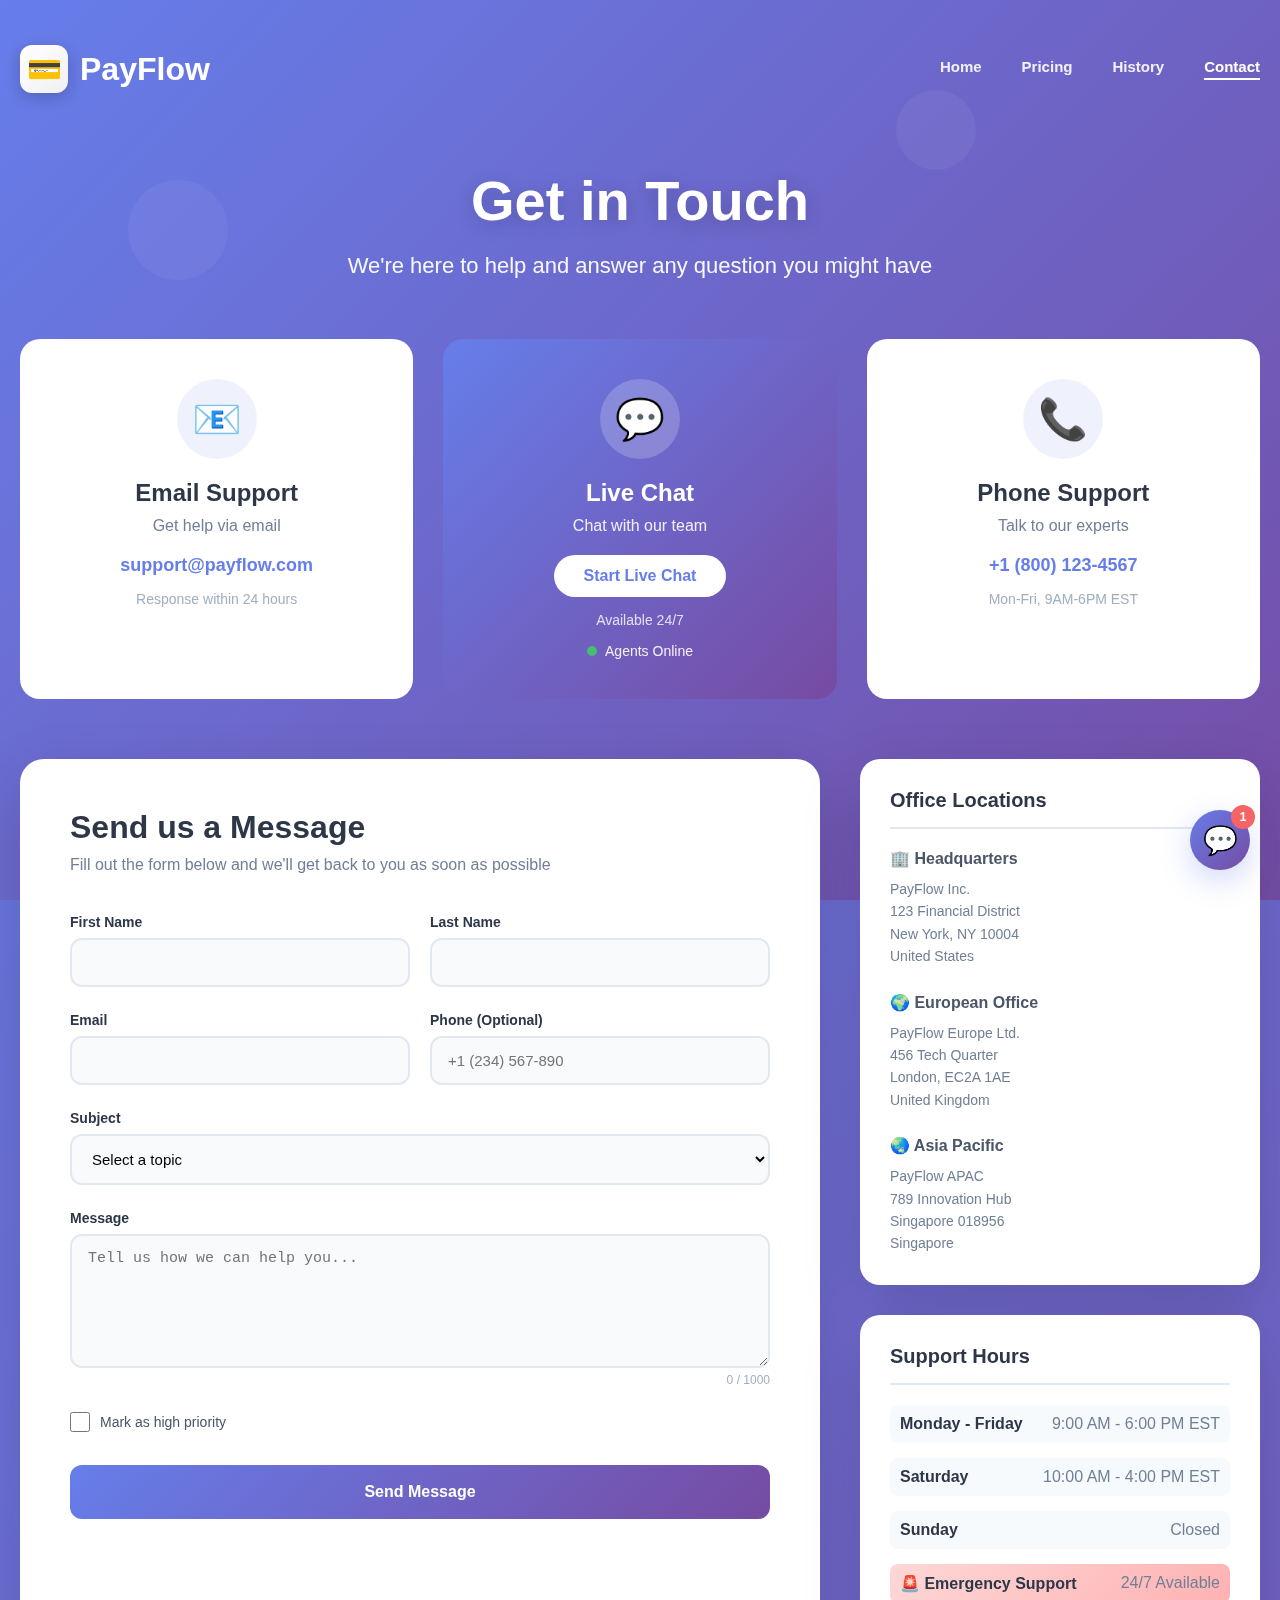
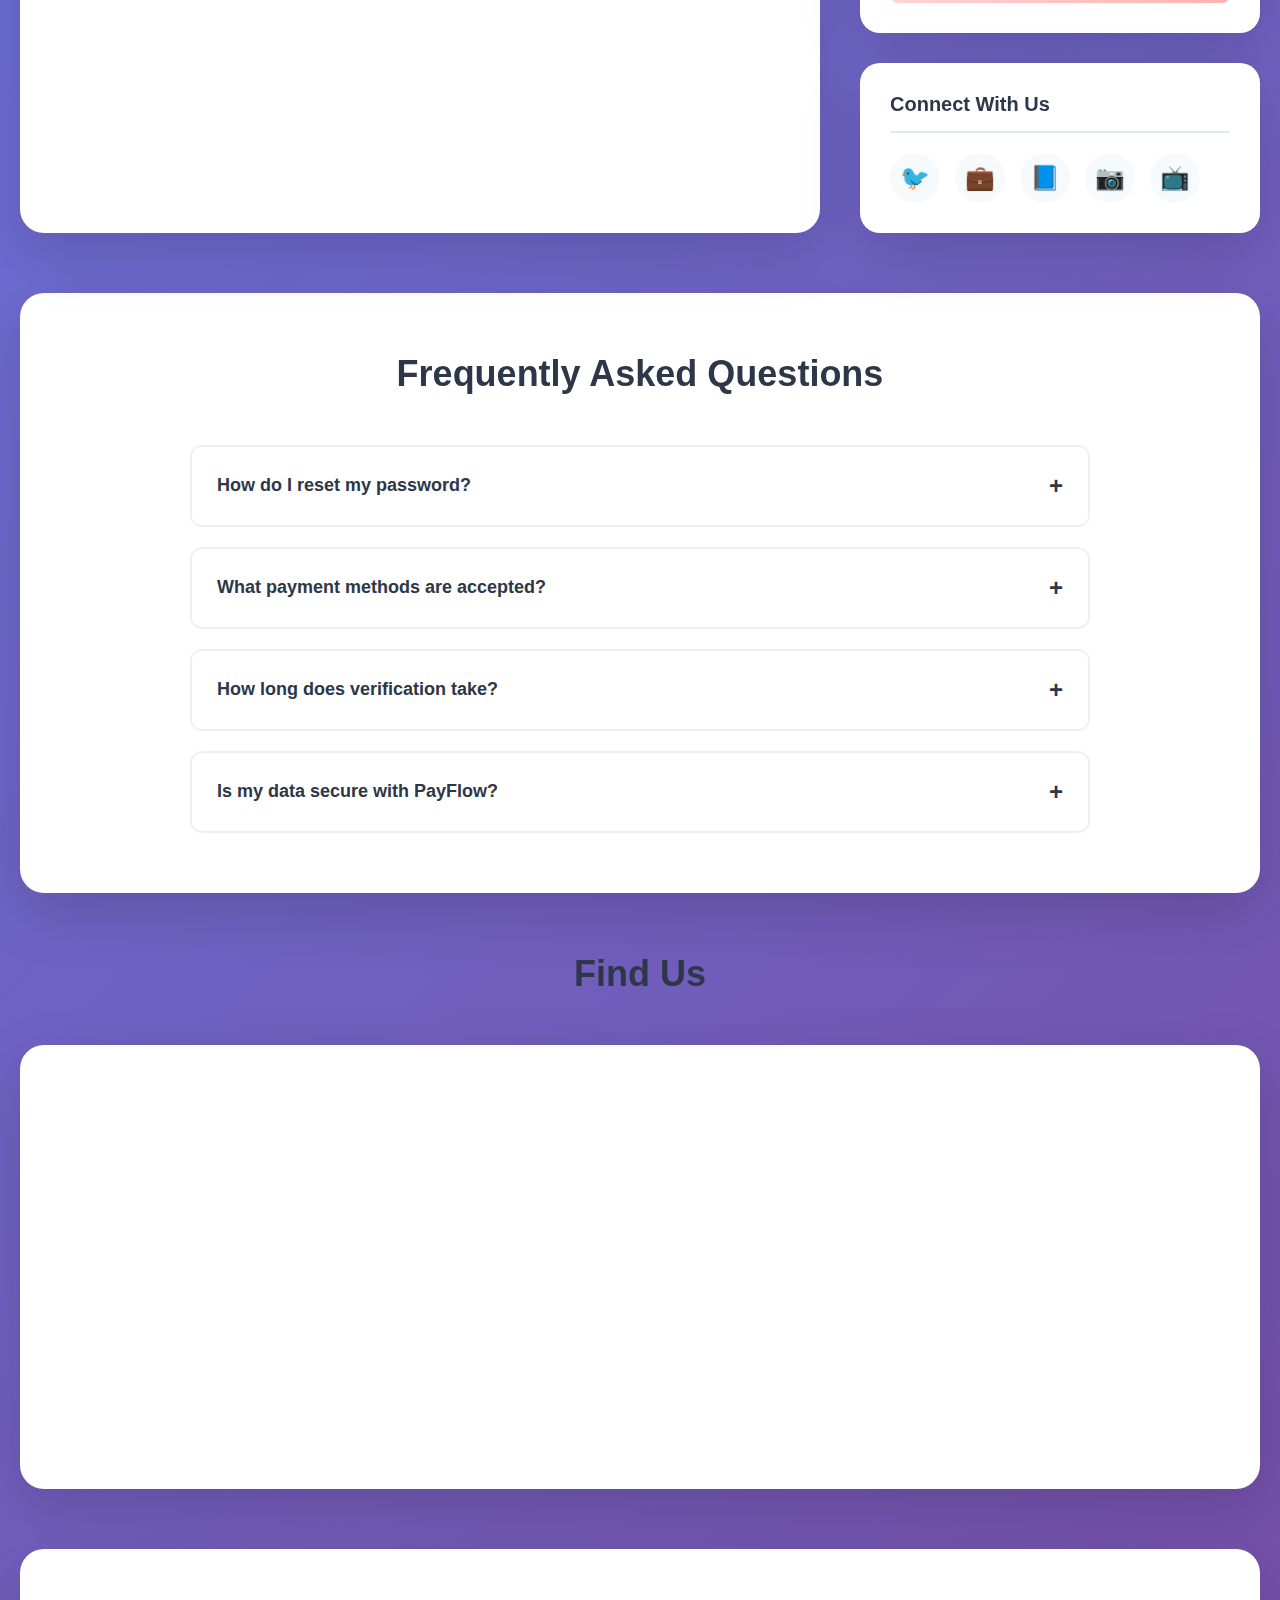
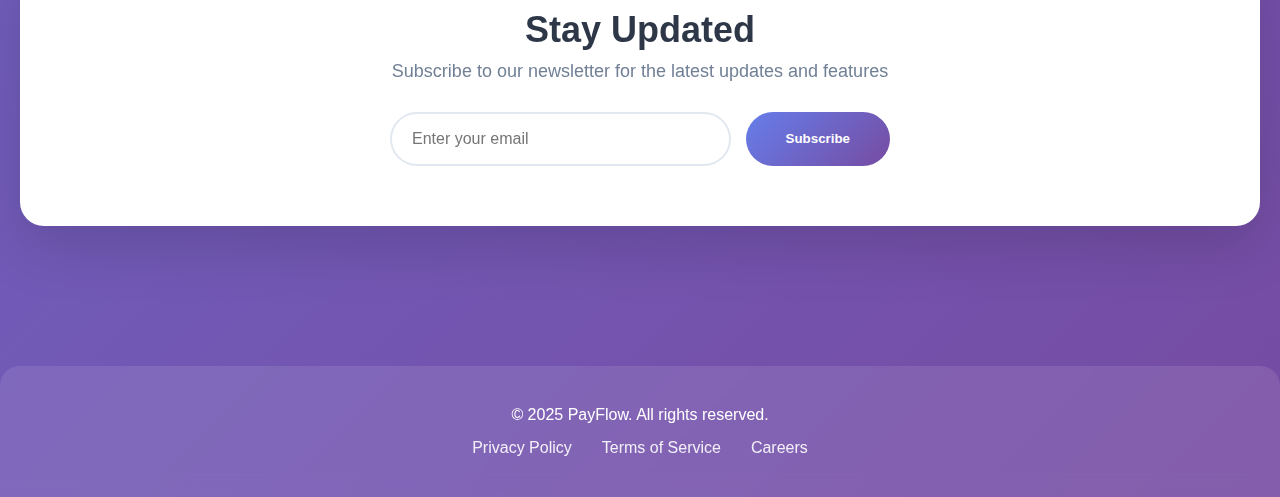
<file: contact.html>
<!DOCTYPE html>
<html lang="en">
<head>
    <meta charset="UTF-8">
    <meta name="viewport" content="width=device-width, initial-scale=1.0">
    <title>Contact Us - PayFlow</title>
    <link rel="stylesheet" href="contact.css">
</head>
<body>
    <!-- Animated Background -->
    <div class="animated-bg">
        <div class="gradient-bg"></div>
        <div class="floating-shapes">
            <div class="shape"></div>
            <div class="shape"></div>
            <div class="shape"></div>
        </div>
    </div>

    <div class="container">
        <!-- Header -->
        <header>
            <div class="logo" onclick="window.location.href='index.html'">
                <div class="logo-icon">💳</div>
                PayFlow
            </div>
            <nav>
                <a href="index.html">Home</a>
                <a href="pricing.html">Pricing</a>
                <a href="history.html">History</a>
                <a href="#" class="active">Contact</a>
            </nav>
            <button class="mobile-menu-toggle" onclick="toggleMobileMenu()">
                <span></span>
                <span></span>
                <span></span>
            </button>
        </header>

        <!-- Mobile Menu -->
        <div class="mobile-menu" id="mobileMenu">
            <a href="index.html">Home</a>
            <a href="pricing.html">Pricing</a>
            <a href="history.html">History</a>
            <a href="#" class="active">Contact</a>
        </div>

        <!-- Hero Section -->
        <div class="contact-hero">
            <h1 class="hero-title">Get in Touch</h1>
            <p class="hero-subtitle">We're here to help and answer any question you might have</p>
        </div>

        <!-- Contact Options -->
        <div class="contact-options-grid">
            <div class="contact-option-card">
                <div class="icon-wrapper">
                    <span class="contact-icon">📧</span>
                </div>
                <h3>Email Support</h3>
                <p>Get help via email</p>
                <a href="mailto:support@payflow.com" class="contact-link">support@payflow.com</a>
                <span class="response-time">Response within 24 hours</span>
            </div>

            <div class="contact-option-card featured">
                <div class="icon-wrapper">
                    <span class="contact-icon">💬</span>
                </div>
                <h3>Live Chat</h3>
                <p>Chat with our team</p>
                <button class="btn-live-chat" onclick="startLiveChat()">Start Live Chat</button>
                <span class="response-time">Available 24/7</span>
                <div class="online-indicator">
                    <span class="pulse"></span>
                    <span>Agents Online</span>
                </div>
            </div>

            <div class="contact-option-card">
                <div class="icon-wrapper">
                    <span class="contact-icon">📞</span>
                </div>
                <h3>Phone Support</h3>
                <p>Talk to our experts</p>
                <a href="tel:+18001234567" class="contact-link">+1 (800) 123-4567</a>
                <span class="response-time">Mon-Fri, 9AM-6PM EST</span>
            </div>
        </div>

        <!-- Main Contact Section -->
        <div class="contact-main">
            <div class="contact-form-section">
                <div class="form-header">
                    <h2>Send us a Message</h2>
                    <p>Fill out the form below and we'll get back to you as soon as possible</p>
                </div>

                <form id="contactForm" class="contact-form">
                    <div class="form-row">
                        <div class="form-group">
                            <label for="firstName">First Name</label>
                            <input type="text" id="firstName" name="firstName" required>
                            <div class="error-message" id="firstNameError"></div>
                        </div>
                        <div class="form-group">
                            <label for="lastName">Last Name</label>
                            <input type="text" id="lastName" name="lastName" required>
                            <div class="error-message" id="lastNameError"></div>
                        </div>
                    </div>

                    <div class="form-row">
                        <div class="form-group">
                            <label for="email">Email</label>
                            <input type="email" id="email" name="email" required>
                            <div class="error-message" id="emailError"></div>
                        </div>
                        <div class="form-group">
                            <label for="phone">Phone (Optional)</label>
                            <input type="tel" id="phone" name="phone" placeholder="+1 (234) 567-890">
                            <div class="error-message" id="phoneError"></div>
                        </div>
                    </div>

                    <div class="form-group">
                        <label for="subject">Subject</label>
                        <select id="subject" name="subject" required>
                            <option value="">Select a topic</option>
                            <option value="general">General Inquiry</option>
                            <option value="technical">Technical Support</option>
                            <option value="billing">Billing & Payments</option>
                            <option value="account">Account Management</option>
                            <option value="partnership">Partnership Opportunities</option>
                            <option value="feedback">Feedback & Suggestions</option>
                        </select>
                        <div class="error-message" id="subjectError"></div>
                    </div>

                    <div class="form-group">
                        <label for="message">Message</label>
                        <textarea id="message" name="message" rows="6" required placeholder="Tell us how we can help you..."></textarea>
                        <div class="char-count">
                            <span id="charCount">0</span> / 1000
                        </div>
                        <div class="error-message" id="messageError"></div>
                    </div>

                    <div class="form-group">
                        <label class="checkbox-label">
                            <input type="checkbox" id="priority" name="priority">
                            <span>Mark as high priority</span>
                        </label>
                    </div>

                    <button type="submit" class="btn-submit">
                        <span class="btn-text">Send Message</span>
                        <div class="spinner" id="formSpinner"></div>
                    </button>

                    <div class="success-message" id="formSuccess">
                        ✓ Message sent successfully! We'll get back to you soon.
                    </div>
                </form>
            </div>

            <div class="contact-info-section">
                <!-- Office Locations -->
                <div class="info-card">
                    <h3>Office Locations</h3>
                    
                    <div class="location">
                        <h4>🏢 Headquarters</h4>
                        <address>
                            PayFlow Inc.<br>
                            123 Financial District<br>
                            New York, NY 10004<br>
                            United States
                        </address>
                    </div>

                    <div class="location">
                        <h4>🌍 European Office</h4>
                        <address>
                            PayFlow Europe Ltd.<br>
                            456 Tech Quarter<br>
                            London, EC2A 1AE<br>
                            United Kingdom
                        </address>
                    </div>

                    <div class="location">
                        <h4>🌏 Asia Pacific</h4>
                        <address>
                            PayFlow APAC<br>
                            789 Innovation Hub<br>
                            Singapore 018956<br>
                            Singapore
                        </address>
                    </div>
                </div>

                <!-- Business Hours -->
                <div class="info-card">
                    <h3>Support Hours</h3>
                    <div class="hours-grid">
                        <div class="hour-item">
                            <span class="day">Monday - Friday</span>
                            <span class="time">9:00 AM - 6:00 PM EST</span>
                        </div>
                        <div class="hour-item">
                            <span class="day">Saturday</span>
                            <span class="time">10:00 AM - 4:00 PM EST</span>
                        </div>
                        <div class="hour-item">
                            <span class="day">Sunday</span>
                            <span class="time">Closed</span>
                        </div>
                        <div class="hour-item urgent">
                            <span class="day">🚨 Emergency Support</span>
                            <span class="time">24/7 Available</span>
                        </div>
                    </div>
                </div>

                <!-- Social Links -->
                <div class="info-card">
                    <h3>Connect With Us</h3>
                    <div class="social-links">
                        <a href="#" class="social-link" title="Twitter">
                            <span>🐦</span>
                        </a>
                        <a href="#" class="social-link" title="LinkedIn">
                            <span>💼</span>
                        </a>
                        <a href="#" class="social-link" title="Facebook">
                            <span>📘</span>
                        </a>
                        <a href="#" class="social-link" title="Instagram">
                            <span>📷</span>
                        </a>
                        <a href="#" class="social-link" title="YouTube">
                            <span>📺</span>
                        </a>
                    </div>
                </div>
            </div>
        </div>

        <!-- FAQ Section -->
        <div class="faq-section">
            <h2 class="section-title">Frequently Asked Questions</h2>
            <div class="faq-grid">
                <div class="faq-item">
                    <button class="faq-question" onclick="toggleFaq(this)">
                        <span>How do I reset my password?</span>
                        <span class="faq-icon">+</span>
                    </button>
                    <div class="faq-answer">
                        <p>You can reset your password by clicking the "Forgot Password" link on the login page. 
                        Enter your registered email address, and we'll send you instructions to reset your password.</p>
                    </div>
                </div>

                <div class="faq-item">
                    <button class="faq-question" onclick="toggleFaq(this)">
                        <span>What payment methods are accepted?</span>
                        <span class="faq-icon">+</span>
                    </button>
                    <div class="faq-answer">
                        <p>We accept all major credit and debit cards (Visa, Mastercard, American Express, Discover), 
                        digital wallets (Apple Pay, Google Pay), and bank transfers for enterprise accounts.</p>
                    </div>
                </div>

                <div class="faq-item">
                    <button class="faq-question" onclick="toggleFaq(this)">
                        <span>How long does verification take?</span>
                        <span class="faq-icon">+</span>
                    </button>
                    <div class="faq-answer">
                        <p>Account verification typically takes 1-2 business days. You'll receive an email 
                        confirmation once your account has been verified and is ready to process payments.</p>
                    </div>
                </div>

                <div class="faq-item">
                    <button class="faq-question" onclick="toggleFaq(this)">
                        <span>Is my data secure with PayFlow?</span>
                        <span class="faq-icon">+</span>
                    </button>
                    <div class="faq-answer">
                        <p>Yes! We use bank-level 256-bit SSL encryption and are PCI DSS Level 1 certified. 
                        Your data is encrypted both in transit and at rest, ensuring maximum security.</p>
                    </div>
                </div>
            </div>
        </div>

        <!-- Map Section -->
        <div class="map-section">
            <h2 class="section-title">Find Us</h2>
            <div class="map-container">
                <iframe 
                    src="https://www.google.com/maps/embed?pb=!1m18!1m12!1m3!1d3024.1234567890123!2d-74.0123456789!3d40.7123456789!2m3!1f0!2f0!3f0!3m2!1i1024!2i768!4f13.1!3m3!1m2!1s0x0%3A0x0!2zNDDCsDQyJzQ0LjQiTiA3NMKwMDAnNDQuNCJX!5e0!3m2!1sen!2sus!4v1234567890123"
                    width="100%" 
                    height="400" 
                    style="border:0; border-radius: 20px;" 
                    allowfullscreen="" 
                    loading="lazy">
                </iframe>
            </div>
        </div>

        <!-- Newsletter Section -->
        <div class="newsletter-section">
            <div class="newsletter-content">
                <h2>Stay Updated</h2>
                <p>Subscribe to our newsletter for the latest updates and features</p>
                <form id="newsletterForm" class="newsletter-form">
                    <input type="email" id="newsletterEmail" placeholder="Enter your email" required>
                    <button type="submit">Subscribe</button>
                </form>
                <div class="newsletter-success" id="newsletterSuccess">
                    ✓ Successfully subscribed to newsletter!
                </div>
            </div>
        </div>
    </div>

    <!-- Live Chat Widget -->
    <div class="chat-widget" id="chatWidget">
        <div class="chat-header">
            <span>💬 Live Chat</span>
            <button class="chat-close" onclick="closeLiveChat()">×</button>
        </div>
        <div class="chat-body" id="chatBody">
            <div class="chat-message bot">
                <p>Hello! How can I help you today?</p>
            </div>
        </div>
        <div class="chat-footer">
            <input type="text" id="chatInput" placeholder="Type your message...">
            <button onclick="sendChatMessage()">Send</button>
        </div>
    </div>

    <!-- Chat Button -->
    <button class="chat-button" id="chatButton" onclick="toggleChat()">
        <span class="chat-icon">💬</span>
        <span class="chat-notification" id="chatNotification">1</span>
    </button>

    <!-- Footer -->
    <footer>
        <div class="footer-content">
            <p>&copy; 2025 PayFlow. All rights reserved.</p>
            <div class="footer-links">
                <a href="#privacy">Privacy Policy</a>
                <a href="#terms">Terms of Service</a>
                <a href="#careers">Careers</a>
            </div>
        </div>
    </footer>

    <script src="contact.js"></script>
</body>
</html>
</file>
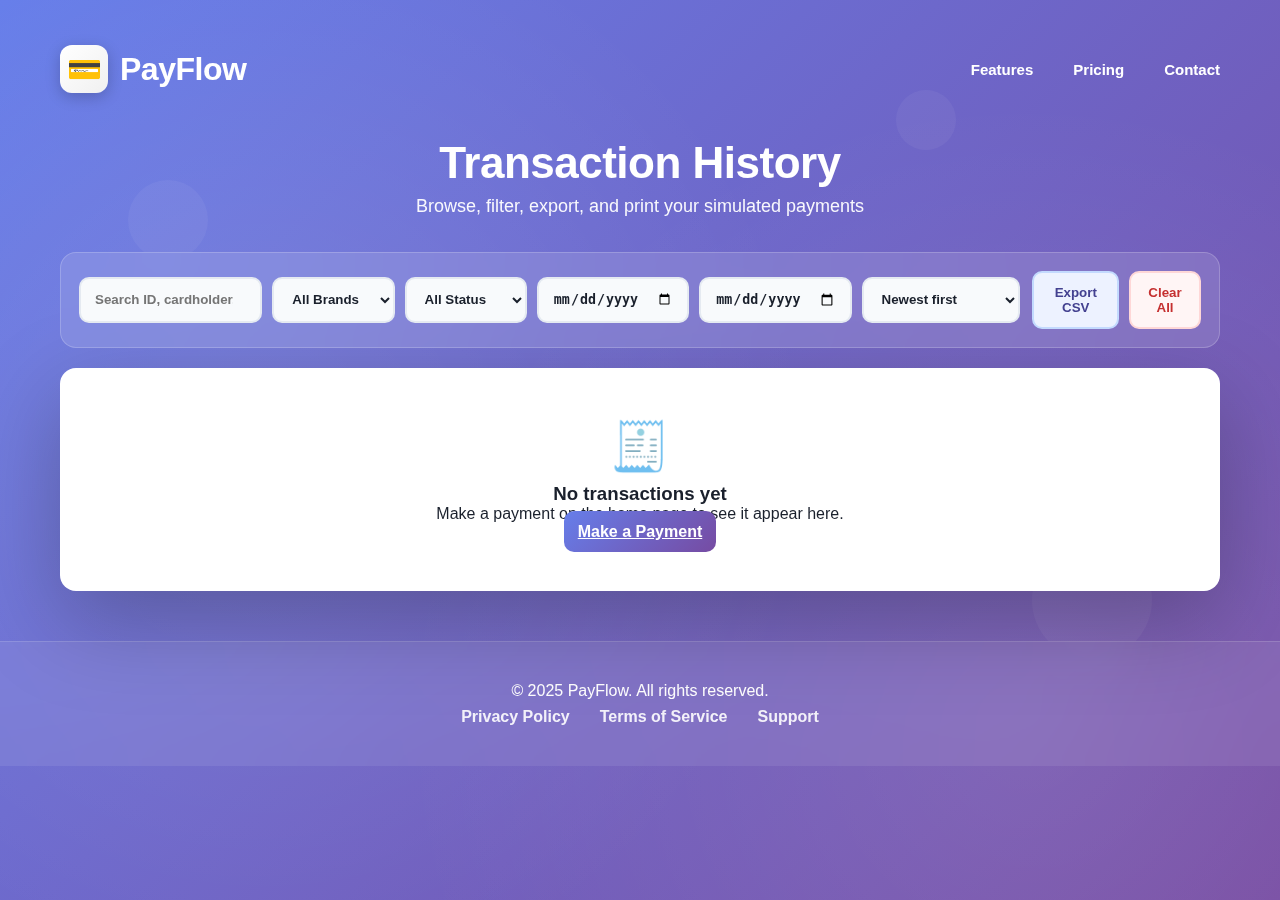
<file: history.html>
<!DOCTYPE html>
<html lang="en">
<head>
  <meta charset="UTF-8" />
  <meta name="viewport" content="width=device-width, initial-scale=1.0"/>
  <title>PayFlow — Transaction History</title>
  <link rel="stylesheet" href="history.css"/>
</head>
<body>
  <div class="floating-shapes">
    <div class="shape"></div>
    <div class="shape"></div>
    <div class="shape"></div>
  </div>

  <div class="container">
    <header>
      <a class="logo" href="index.html">
        <div class="logo-icon">💳</div>
        PayFlow
      </a>
      <nav>
        <a href="index.html#features">Features</a>
        <a href="index.html#pricing">Pricing</a>
        <a href="index.html#contact">Contact</a>
      </nav>
    </header>

    <div class="hero">
      <h1>Transaction History</h1>
      <p class="subtitle">Browse, filter, export, and print your simulated payments</p>
    </div>

    <section class="controls">
      <div class="filters">
        <input type="search" id="q" placeholder="Search ID, cardholder, or last4…" />
        <select id="brand">
          <option value="">All Brands</option>
          <option value="visa">Visa</option>
          <option value="mastercard">Mastercard</option>
          <option value="amex">AmEx</option>
          <option value="discover">Discover</option>
        </select>
        <select id="status">
          <option value="">All Status</option>
          <option value="success">Success</option>
        </select>
        <input type="date" id="fromDate" />
        <input type="date" id="toDate" />
        <select id="sort">
          <option value="newest">Newest first</option>
          <option value="oldest">Oldest first</option>
          <option value="amountDesc">Amount high → low</option>
          <option value="amountAsc">Amount low → high</option>
          <option value="nameAsc">Cardholder A → Z</option>
        </select>
      </div>
      <div class="actions">
        <button class="btn export" id="exportCsv">Export CSV</button>
        <button class="btn danger" id="clearAll">Clear All</button>
      </div>
    </section>

    <section class="history-card">
      <div id="emptyState" class="empty-state">
        <div class="empty-emoji">🧾</div>
        <h3>No transactions yet</h3>
        <p>Make a payment on the home page to see it appear here.</p>
        <a href="index.html" class="btn primary">Make a Payment</a>
      </div>

      <div class="table-wrap" id="tableWrap" hidden>
        <table>
          <thead>
            <tr>
              <th>ID</th>
              <th>Date</th>
              <th>Amount</th>
              <th>Card</th>
              <th>Cardholder</th>
              <th>Status</th>
              <th>Actions</th>
            </tr>
          </thead>
          <tbody id="tbody"></tbody>
        </table>
      </div>
    </section>
  </div>

  <!-- Modal -->
  <div class="modal" id="receiptModal" aria-hidden="true">
    <div class="modal-backdrop" id="modalBackdrop"></div>
    <div class="modal-content" role="dialog" aria-modal="true" aria-labelledby="modalTitle">
      <div class="modal-header">
        <h3 id="modalTitle">Payment Receipt</h3>
        <button class="icon-btn" id="closeModal" aria-label="Close">✖</button>
      </div>
      <div class="modal-body" id="receiptBody">
        <!-- Filled dynamically -->
      </div>
      <div class="modal-footer">
        <button class="btn" id="printReceipt">Print</button>
        <button class="btn" id="copyId">Copy ID</button>
        <button class="btn" id="closeFooter">Close</button>
      </div>
    </div>
  </div>

  <footer>
    <div class="footer-content">
      <p>&copy; 2025 PayFlow. All rights reserved.</p>
      <div class="footer-links">
        <a href="index.html#privacy">Privacy Policy</a>
        <a href="index.html#terms">Terms of Service</a>
        <a href="index.html#support">Support</a>
      </div>
    </div>
  </footer>

  <script src="history.js"></script>
</body>
</html>
</file>
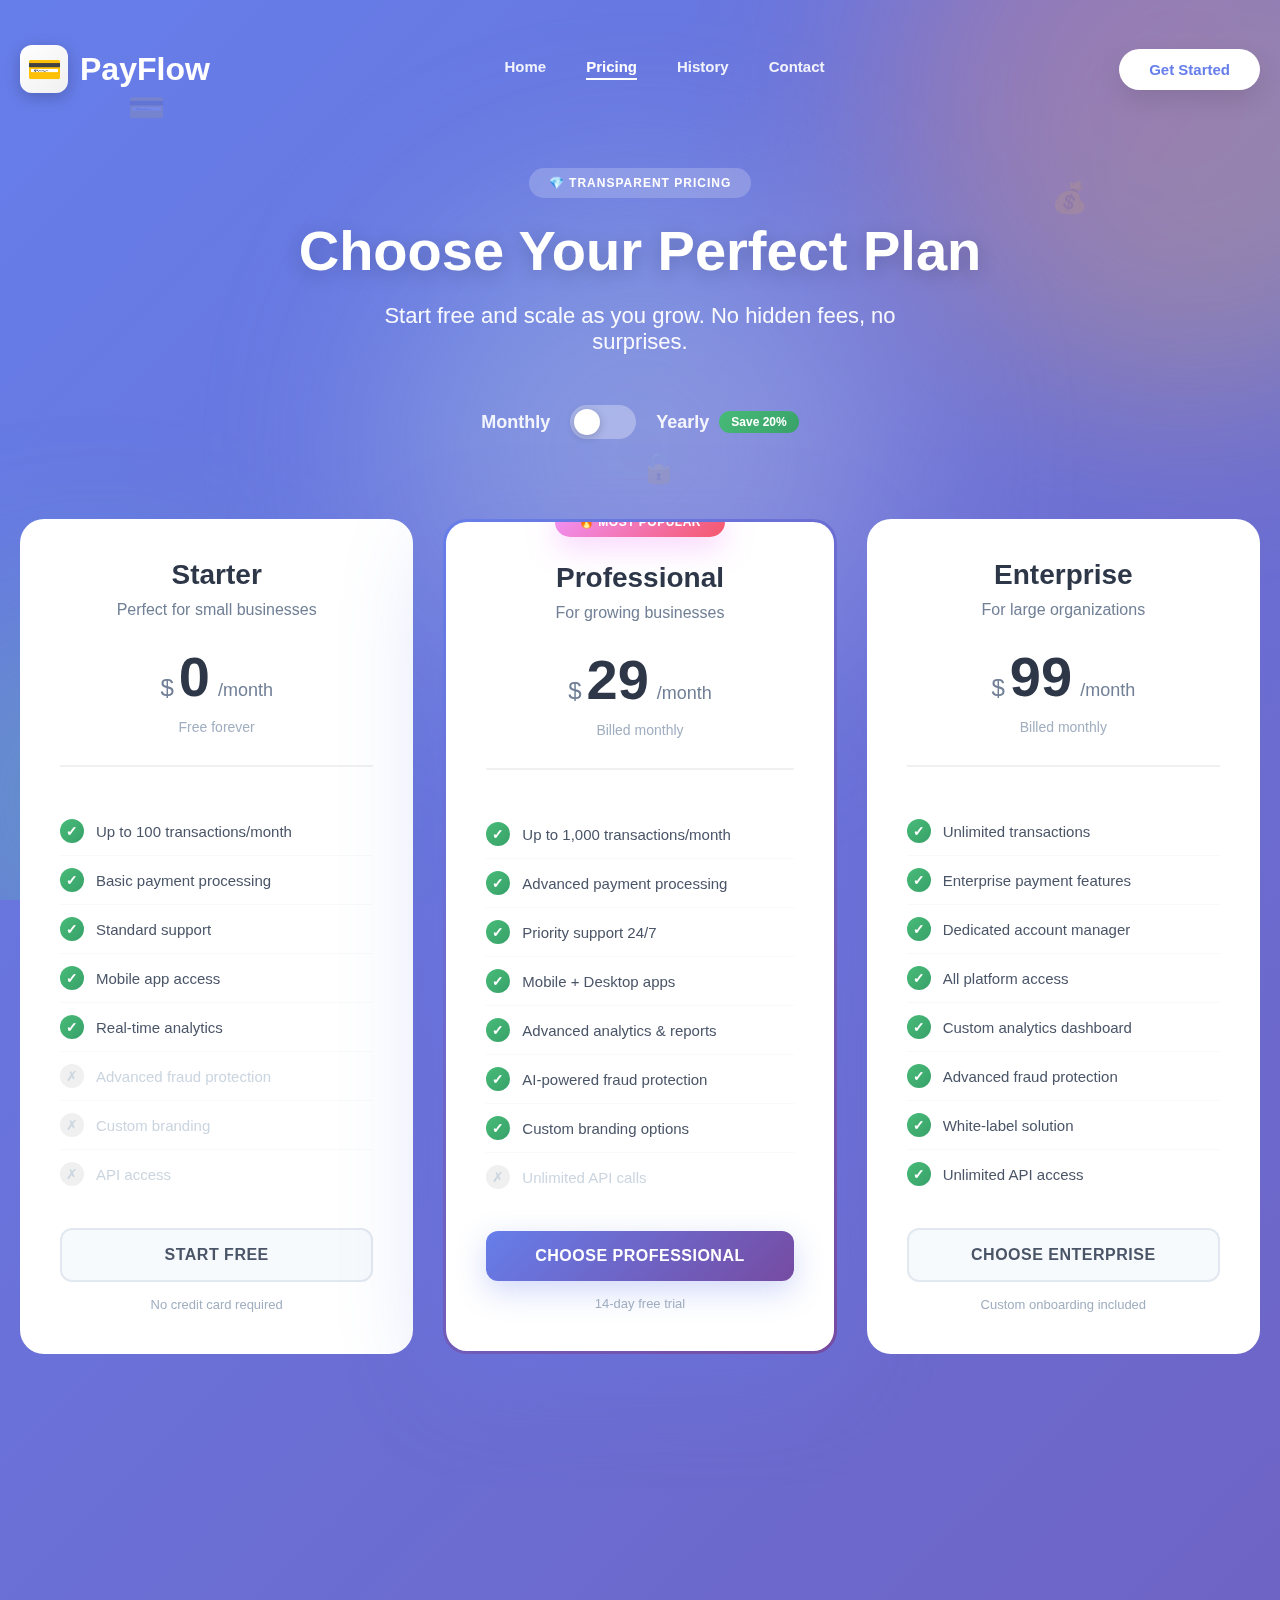
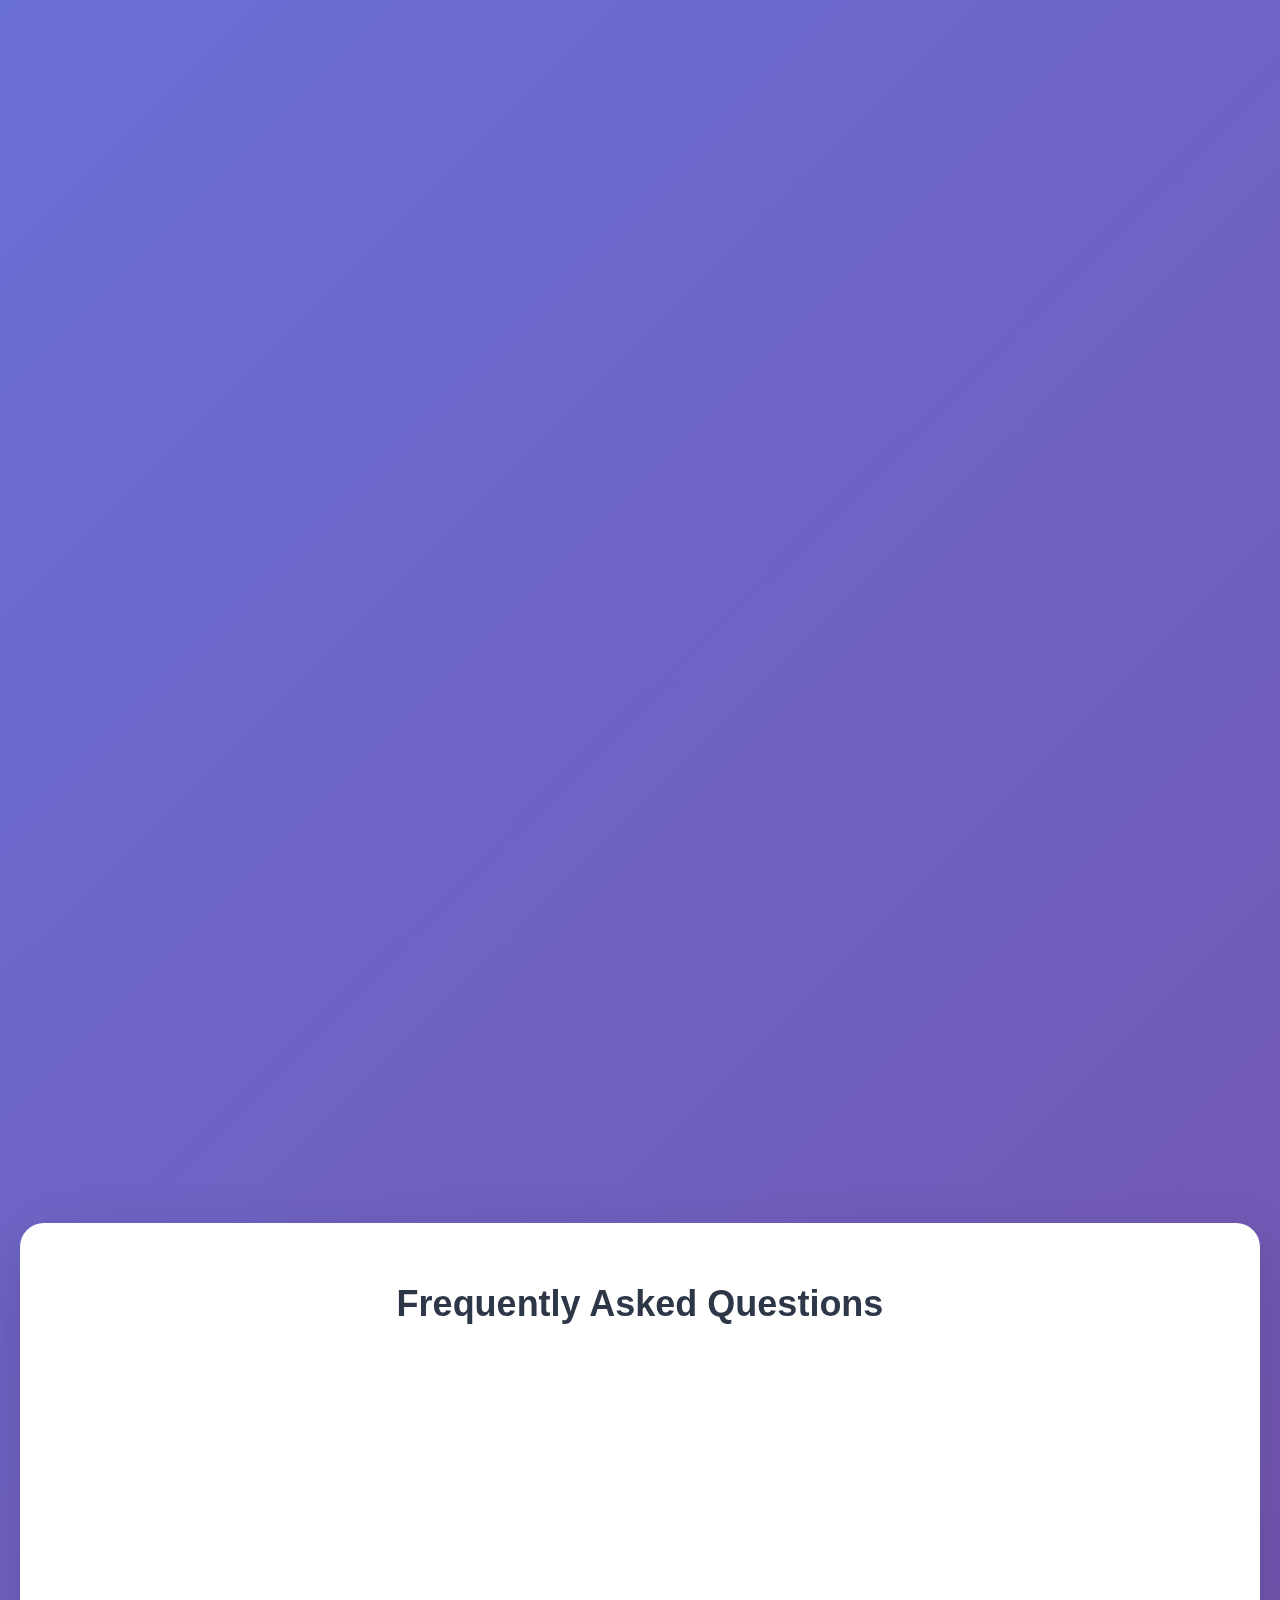
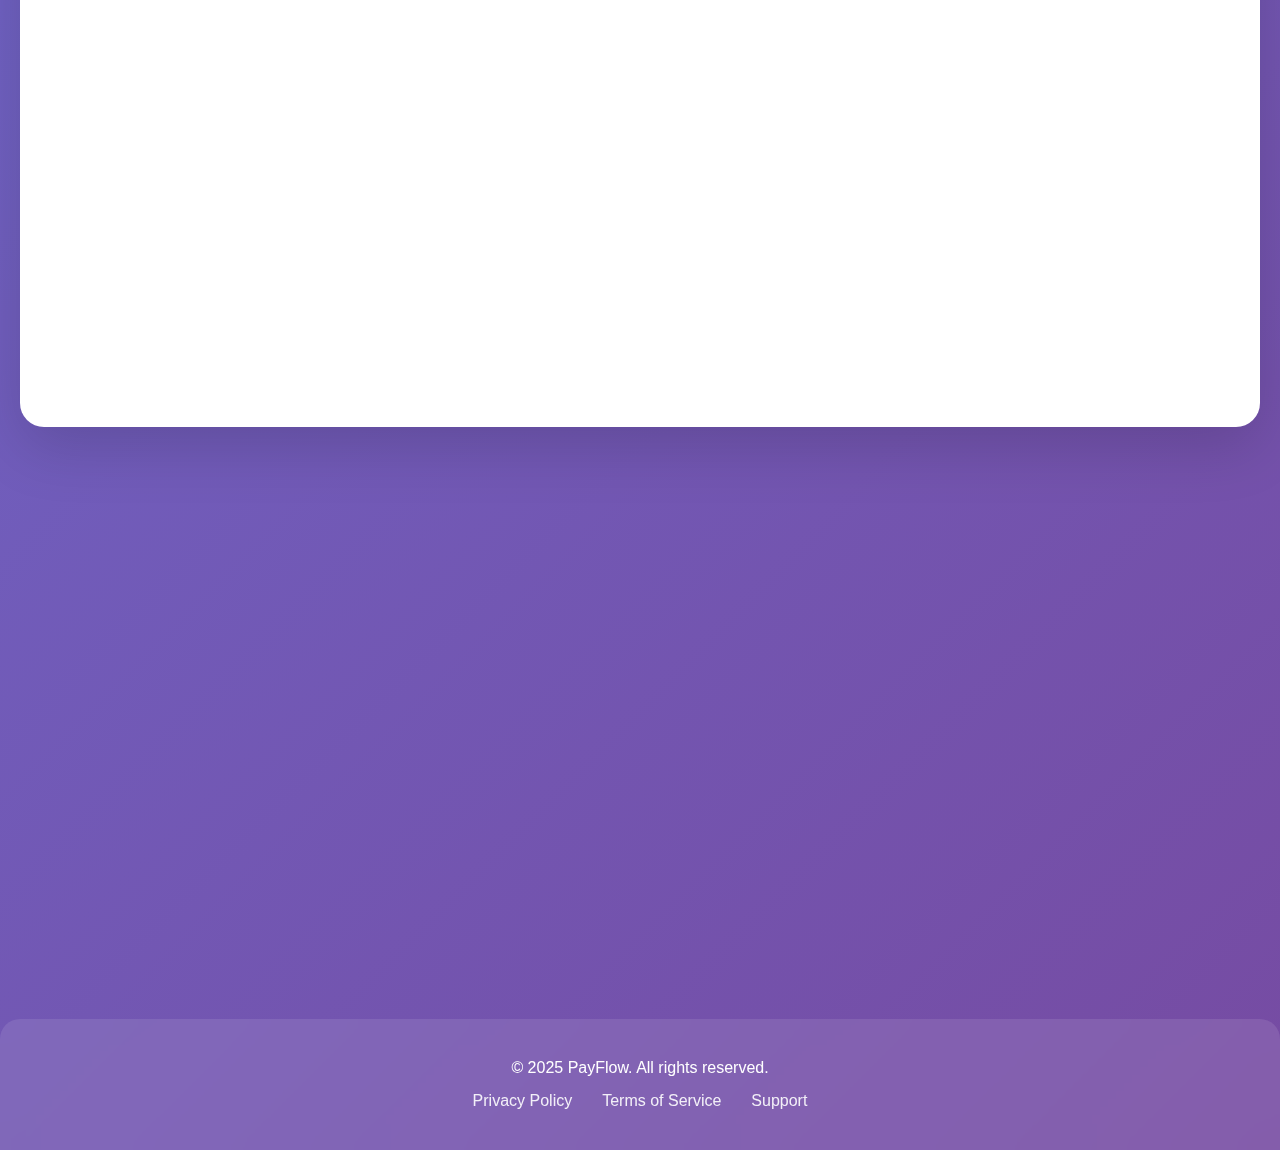
<file: pricing.html>
<!DOCTYPE html>
<html lang="en">
<head>
    <meta charset="UTF-8">
    <meta name="viewport" content="width=device-width, initial-scale=1.0">
    <title>Pricing Plans - PayFlow</title>
    <link rel="stylesheet" href="pricing.css">
</head>
<body>
    <!-- Animated Background -->
    <div class="animated-bg">
        <div class="gradient-sphere sphere-1"></div>
        <div class="gradient-sphere sphere-2"></div>
        <div class="gradient-sphere sphere-3"></div>
        <div class="floating-icons">
            <span class="float-icon">💳</span>
            <span class="float-icon">💰</span>
            <span class="float-icon">🚀</span>
            <span class="float-icon">⚡</span>
            <span class="float-icon">🔒</span>
        </div>
    </div>

    <div class="container">
        <!-- Header -->
        <header>
            <div class="logo" onclick="window.location.href='index.html'">
                <div class="logo-icon">💳</div>
                PayFlow
            </div>
            <nav>
                <a href="index.html">Home</a>
                <a href="#" class="active">Pricing</a>
                <a href="history.html">History</a>
                <a href="#contact">Contact</a>
            </nav>
            <button class="btn-get-started">Get Started</button>
        </header>

        <!-- Hero Section -->
        <div class="pricing-hero">
            <div class="badge">💎 TRANSPARENT PRICING</div>
            <h1 class="hero-title">Choose Your Perfect Plan</h1>
            <p class="hero-subtitle">
                Start free and scale as you grow. No hidden fees, no surprises.
            </p>
            
            <!-- Billing Toggle -->
            <div class="billing-toggle">
                <span class="toggle-label">Monthly</span>
                <label class="toggle-switch">
                    <input type="checkbox" id="billingToggle">
                    <span class="toggle-slider"></span>
                </label>
                <span class="toggle-label">
                    Yearly
                    <span class="save-badge">Save 20%</span>
                </span>
            </div>
        </div>

        <!-- Pricing Cards -->
        <div class="pricing-grid">
            <!-- Starter Plan -->
            <div class="pricing-card" data-plan="starter">
                <div class="card-glow"></div>
                <div class="plan-header">
                    <h3 class="plan-name">Starter</h3>
                    <p class="plan-description">Perfect for small businesses</p>
                    <div class="plan-price">
                        <span class="currency">$</span>
                        <span class="price monthly-price">0</span>
                        <span class="price yearly-price" style="display:none">0</span>
                        <span class="period">/month</span>
                    </div>
                    <p class="price-note">Free forever</p>
                </div>
                
                <ul class="features-list">
                    <li><span class="check-icon">✓</span> Up to 100 transactions/month</li>
                    <li><span class="check-icon">✓</span> Basic payment processing</li>
                    <li><span class="check-icon">✓</span> Standard support</li>
                    <li><span class="check-icon">✓</span> Mobile app access</li>
                    <li><span class="check-icon">✓</span> Real-time analytics</li>
                    <li class="disabled"><span class="x-icon">✗</span> Advanced fraud protection</li>
                    <li class="disabled"><span class="x-icon">✗</span> Custom branding</li>
                    <li class="disabled"><span class="x-icon">✗</span> API access</li>
                </ul>
                
                <button class="plan-btn btn-secondary">Start Free</button>
                <p class="plan-footer">No credit card required</p>
            </div>

            <!-- Professional Plan (Most Popular) -->
            <div class="pricing-card featured" data-plan="professional">
                <div class="popular-badge">
                    <span>🔥 MOST POPULAR</span>
                </div>
                <div class="card-glow"></div>
                <div class="plan-header">
                    <h3 class="plan-name">Professional</h3>
                    <p class="plan-description">For growing businesses</p>
                    <div class="plan-price">
                        <span class="currency">$</span>
                        <span class="price monthly-price">29</span>
                        <span class="price yearly-price" style="display:none">23</span>
                        <span class="period">/month</span>
                    </div>
                    <p class="price-note monthly-note">Billed monthly</p>
                    <p class="price-note yearly-note" style="display:none">$276/year (Save $72)</p>
                </div>
                
                <ul class="features-list">
                    <li><span class="check-icon">✓</span> Up to 1,000 transactions/month</li>
                    <li><span class="check-icon">✓</span> Advanced payment processing</li>
                    <li><span class="check-icon">✓</span> Priority support 24/7</li>
                    <li><span class="check-icon">✓</span> Mobile + Desktop apps</li>
                    <li><span class="check-icon">✓</span> Advanced analytics & reports</li>
                    <li><span class="check-icon">✓</span> AI-powered fraud protection</li>
                    <li><span class="check-icon">✓</span> Custom branding options</li>
                    <li class="disabled"><span class="x-icon">✗</span> Unlimited API calls</li>
                </ul>
                
                <button class="plan-btn btn-primary">Choose Professional</button>
                <p class="plan-footer">14-day free trial</p>
            </div>

            <!-- Enterprise Plan -->
            <div class="pricing-card" data-plan="enterprise">
                <div class="card-glow"></div>
                <div class="plan-header">
                    <h3 class="plan-name">Enterprise</h3>
                    <p class="plan-description">For large organizations</p>
                    <div class="plan-price">
                        <span class="currency">$</span>
                        <span class="price monthly-price">99</span>
                        <span class="price yearly-price" style="display:none">79</span>
                        <span class="period">/month</span>
                    </div>
                    <p class="price-note monthly-note">Billed monthly</p>
                    <p class="price-note yearly-note" style="display:none">$948/year (Save $240)</p>
                </div>
                
                <ul class="features-list">
                    <li><span class="check-icon">✓</span> Unlimited transactions</li>
                    <li><span class="check-icon">✓</span> Enterprise payment features</li>
                    <li><span class="check-icon">✓</span> Dedicated account manager</li>
                    <li><span class="check-icon">✓</span> All platform access</li>
                    <li><span class="check-icon">✓</span> Custom analytics dashboard</li>
                    <li><span class="check-icon">✓</span> Advanced fraud protection</li>
                    <li><span class="check-icon">✓</span> White-label solution</li>
                    <li><span class="check-icon">✓</span> Unlimited API access</li>
                </ul>
                
                <button class="plan-btn btn-secondary">Choose Enterprise</button>
                <p class="plan-footer">Custom onboarding included</p>
            </div>
        </div>

        <!-- Custom Plan CTA -->
        <div class="custom-plan-section">
            <div class="custom-plan-content">
                <div class="custom-icon">🎯</div>
                <div class="custom-text">
                    <h2>Need a Custom Plan?</h2>
                    <p>We offer flexible pricing for businesses with unique requirements</p>
                </div>
                <button class="btn-contact-sales">
                    <span>Contact Sales</span>
                    <span class="arrow">→</span>
                </button>
            </div>
        </div>

        <!-- Feature Comparison -->
        <div class="comparison-section">
            <h2 class="section-title">Detailed Feature Comparison</h2>
            <div class="comparison-table">
                <table>
                    <thead>
                        <tr>
                            <th>Features</th>
                            <th>Starter</th>
                            <th class="featured-col">Professional</th>
                            <th>Enterprise</th>
                        </tr>
                    </thead>
                    <tbody>
                        <tr>
                            <td class="feature-name">Monthly Transactions</td>
                            <td>100</td>
                            <td class="featured-col">1,000</td>
                            <td>Unlimited</td>
                        </tr>
                        <tr>
                            <td class="feature-name">Transaction Fee</td>
                            <td>2.9% + $0.30</td>
                            <td class="featured-col">2.5% + $0.25</td>
                            <td>Custom rates</td>
                        </tr>
                        <tr>
                            <td class="feature-name">Supported Cards</td>
                            <td>Major cards</td>
                            <td class="featured-col">All cards</td>
                            <td>All cards + Crypto</td>
                        </tr>
                        <tr>
                            <td class="feature-name">Payout Speed</td>
                            <td>3-5 days</td>
                            <td class="featured-col">1-2 days</td>
                            <td>Instant</td>
                        </tr>
                        <tr>
                            <td class="feature-name">Support</td>
                            <td>Email</td>
                            <td class="featured-col">24/7 Priority</td>
                            <td>Dedicated Manager</td>
                        </tr>
                        <tr>
                            <td class="feature-name">API Access</td>
                            <td><span class="icon-no">✗</span></td>
                            <td class="featured-col">1,000 calls/day</td>
                            <td>Unlimited</td>
                        </tr>
                        <tr>
                            <td class="feature-name">Custom Branding</td>
                            <td><span class="icon-no">✗</span></td>
                            <td class="featured-col"><span class="icon-yes">✓</span></td>
                            <td><span class="icon-yes">✓</span></td>
                        </tr>
                        <tr>
                            <td class="feature-name">Multi-currency</td>
                            <td><span class="icon-no">✗</span></td>
                            <td class="featured-col">10 currencies</td>
                            <td>All currencies</td>
                        </tr>
                    </tbody>
                </table>
            </div>
        </div>

        <!-- Trust Indicators -->
        <div class="trust-section">
            <div class="trust-content">
                <div class="trust-item">
                    <div class="trust-icon">🏆</div>
                    <h3>99.99% Uptime</h3>
                    <p>Industry-leading reliability</p>
                </div>
                <div class="trust-item">
                    <div class="trust-icon">🛡️</div>
                    <h3>PCI DSS Level 1</h3>
                    <p>Highest security standard</p>
                </div>
                <div class="trust-item">
                    <div class="trust-icon">⚡</div>
                    <h3>50ms Response</h3>
                    <p>Lightning-fast processing</p>
                </div>
                <div class="trust-item">
                    <div class="trust-icon">🌍</div>
                    <h3>135+ Countries</h3>
                    <p>Global payment coverage</p>
                </div>
            </div>
        </div>

        <!-- FAQ Section -->
        <div class="faq-section">
            <h2 class="section-title">Frequently Asked Questions</h2>
            <div class="faq-grid">
                <div class="faq-item">
                    <button class="faq-question" onclick="toggleFaq(this)">
                        <span>What payment methods are supported?</span>
                        <span class="faq-icon">+</span>
                    </button>
                    <div class="faq-answer">
                        <p>We support all major credit and debit cards (Visa, Mastercard, American Express, Discover), 
                        digital wallets (Apple Pay, Google Pay, PayPal), and bank transfers. Enterprise plans also 
                        support cryptocurrency payments.</p>
                    </div>
                </div>
                
                <div class="faq-item">
                    <button class="faq-question" onclick="toggleFaq(this)">
                        <span>Can I change my plan anytime?</span>
                        <span class="faq-icon">+</span>
                    </button>
                    <div class="faq-answer">
                        <p>Yes! You can upgrade or downgrade your plan at any time. When upgrading, you'll be 
                        charged the prorated amount immediately. When downgrading, the change takes effect at 
                        the next billing cycle.</p>
                    </div>
                </div>
                
                <div class="faq-item">
                    <button class="faq-question" onclick="toggleFaq(this)">
                        <span>Is there a setup fee?</span>
                        <span class="faq-icon">+</span>
                    </button>
                    <div class="faq-answer">
                        <p>No setup fees! All plans are free to start. Enterprise customers receive complimentary 
                        white-glove onboarding and integration support at no additional cost.</p>
                    </div>
                </div>
                
                <div class="faq-item">
                    <button class="faq-question" onclick="toggleFaq(this)">
                        <span>What happens if I exceed my transaction limit?</span>
                        <span class="faq-icon">+</span>
                    </button>
                    <div class="faq-answer">
                        <p>We'll notify you when you're approaching your limit. You can either upgrade your plan 
                        or pay $0.10 per additional transaction. Your service will never be interrupted.</p>
                    </div>
                </div>
                
                <div class="faq-item">
                    <button class="faq-question" onclick="toggleFaq(this)">
                        <span>Do you offer refunds?</span>
                        <span class="faq-icon">+</span>
                    </button>
                    <div class="faq-answer">
                        <p>We offer a 30-day money-back guarantee for all paid plans. If you're not satisfied, 
                        contact our support team for a full refund, no questions asked.</p>
                    </div>
                </div>
                
                <div class="faq-item">
                    <button class="faq-question" onclick="toggleFaq(this)">
                        <span>How secure is PayFlow?</span>
                        <span class="faq-icon">+</span>
                    </button>
                    <div class="faq-answer">
                        <p>PayFlow is PCI DSS Level 1 certified, uses 256-bit SSL encryption, and implements 
                        advanced fraud detection. We maintain SOC 2 Type II compliance and undergo regular 
                        third-party security audits.</p>
                    </div>
                </div>
            </div>
        </div>

        <!-- CTA Section -->
        <div class="cta-section">
            <div class="cta-content">
                <h2>Ready to Transform Your Payment Experience?</h2>
                <p>Join 50,000+ businesses already using PayFlow</p>
                <div class="cta-buttons">
                    <button class="btn-start-free">Start Free Trial</button>
                    <button class="btn-schedule-demo">Schedule Demo</button>
                </div>
                <p class="cta-note">No credit card required • Setup in 5 minutes</p>
            </div>
        </div>
    </div>

    <!-- Footer -->
    <footer>
        <div class="footer-content">
            <p>&copy; 2025 PayFlow. All rights reserved.</p>
            <div class="footer-links">
                <a href="#privacy">Privacy Policy</a>
                <a href="#terms">Terms of Service</a>
                <a href="#support">Support</a>
            </div>
        </div>
    </footer>

    <script src="pricing.js"></script>
</body>
</html>
</file>
<file: contact.css>
* {
    margin: 0;
    padding: 0;
    box-sizing: border-box;
}

:root {
    --primary-gradient: linear-gradient(135deg, #667eea 0%, #764ba2 100%);
    --secondary-gradient: linear-gradient(135deg, #f093fb 0%, #f5576c 100%);
    --success-gradient: linear-gradient(135deg, #48bb78 0%, #38a169 100%);
    --card-shadow: 0 20px 60px rgba(0, 0, 0, 0.15);
    --hover-shadow: 0 30px 80px rgba(102, 126, 234, 0.3);
}

body {
    font-family: 'Inter', 'Segoe UI', Tahoma, Geneva, Verdana, sans-serif;
    background: linear-gradient(135deg, #667eea 0%, #764ba2 100%);
    min-height: 100vh;
    position: relative;
    overflow-x: hidden;
}

/* Animated Background */
.animated-bg {
    position: fixed;
    width: 100%;
    height: 100%;
    z-index: -1;
    overflow: hidden;
}

.gradient-bg {
    position: absolute;
    width: 100%;
    height: 100%;
    background: linear-gradient(135deg, #667eea 0%, #764ba2 100%);
    opacity: 0.9;
}

.floating-shapes {
    position: absolute;
    width: 100%;
    height: 100%;
}

.shape {
    position: absolute;
    background: rgba(255, 255, 255, 0.05);
    border-radius: 50%;
    animation: float 20s infinite ease-in-out;
}

.shape:nth-child(1) {
    width: 100px;
    height: 100px;
    left: 10%;
    top: 20%;
    animation-delay: 0s;
}

.shape:nth-child(2) {
    width: 150px;
    height: 150px;
    right: 10%;
    top: 60%;
    animation-delay: 2s;
}

.shape:nth-child(3) {
    width: 80px;
    height: 80px;
    left: 70%;
    top: 10%;
    animation-delay: 4s;
}

@keyframes float {
    0%, 100% {
        transform: translateY(0) rotate(0deg);
    }
    50% {
        transform: translateY(-30px) rotate(180deg);
    }
}

.container {
    max-width: 1400px;
    margin: 0 auto;
    padding: 20px;
    position: relative;
    z-index: 1;
}

/* Header */
header {
    display: flex;
    justify-content: space-between;
    align-items: center;
    padding: 25px 0;
    margin-bottom: 50px;
    animation: slideDown 0.6s ease;
}

.logo {
    font-size: 32px;
    font-weight: 800;
    color: white;
    display: flex;
    align-items: center;
    gap: 12px;
    cursor: pointer;
    transition: transform 0.3s ease;
}

.logo:hover {
    transform: scale(1.05);
}

.logo-icon {
    width: 48px;
    height: 48px;
    background: linear-gradient(135deg, #fff 0%, #f0f0f0 100%);
    border-radius: 12px;
    display: flex;
    align-items: center;
    justify-content: center;
    font-size: 28px;
    box-shadow: 0 4px 15px rgba(0, 0, 0, 0.2);
}

nav {
    display: flex;
    gap: 40px;
}

nav a {
    color: rgba(255, 255, 255, 0.9);
    text-decoration: none;
    font-weight: 600;
    font-size: 15px;
    transition: all 0.3s ease;
    position: relative;
    padding-bottom: 5px;
}

nav a.active,
nav a:hover {
    color: white;
}

nav a.active::after,
nav a:hover::after {
    content: '';
    position: absolute;
    bottom: 0;
    left: 0;
    width: 100%;
    height: 2px;
    background: white;
}

/* Mobile Menu */
.mobile-menu-toggle {
    display: none;
    flex-direction: column;
    justify-content: space-between;
    width: 30px;
    height: 24px;
    background: transparent;
    border: none;
    cursor: pointer;
}

.mobile-menu-toggle span {
    display: block;
    width: 100%;
    height: 3px;
    background: white;
    border-radius: 3px;
    transition: all 0.3s ease;
}

.mobile-menu {
    display: none;
    position: fixed;
    top: 80px;
    left: 0;
    right: 0;
    background: white;
    box-shadow: 0 10px 30px rgba(0, 0, 0, 0.1);
    z-index: 999;
    padding: 20px;
}

.mobile-menu.active {
    display: block;
    animation: slideDown 0.3s ease;
}

.mobile-menu a {
    display: block;
    padding: 15px;
    color: #2d3748;
    text-decoration: none;
    font-weight: 600;
    border-bottom: 1px solid #e2e8f0;
}

/* Hero Section */
.contact-hero {
    text-align: center;
    margin-bottom: 60px;
    animation: fadeIn 1s ease;
}

.hero-title {
    font-size: 56px;
    font-weight: 800;
    color: white;
    margin-bottom: 20px;
    text-shadow: 0 4px 20px rgba(0, 0, 0, 0.2);
}

.hero-subtitle {
    font-size: 22px;
    color: rgba(255, 255, 255, 0.95);
    max-width: 600px;
    margin: 0 auto;
}

/* Contact Options Grid */
.contact-options-grid {
    display: grid;
    grid-template-columns: repeat(auto-fit, minmax(300px, 1fr));
    gap: 30px;
    margin-bottom: 60px;
}

.contact-option-card {
    background: white;
    border-radius: 20px;
    padding: 40px;
    text-align: center;
    transition: all 0.3s ease;
    position: relative;
    overflow: hidden;
}

.contact-option-card::before {
    content: '';
    position: absolute;
    top: 0;
    left: 0;
    right: 0;
    height: 4px;
    background: var(--primary-gradient);
    opacity: 0;
    transition: opacity 0.3s ease;
}

.contact-option-card:hover {
    transform: translateY(-10px);
    box-shadow: var(--hover-shadow);
}

.contact-option-card:hover::before {
    opacity: 1;
}

.contact-option-card.featured {
    background: linear-gradient(135deg, #667eea 0%, #764ba2 100%);
    color: white;
}

.icon-wrapper {
    width: 80px;
    height: 80px;
    margin: 0 auto 20px;
    background: rgba(102, 126, 234, 0.1);
    border-radius: 50%;
    display: flex;
    align-items: center;
    justify-content: center;
}

.featured .icon-wrapper {
    background: rgba(255, 255, 255, 0.2);
}

.contact-icon {
    font-size: 40px;
}

.contact-option-card h3 {
    font-size: 24px;
    margin-bottom: 10px;
    color: #2d3748;
}

.featured h3 {
    color: white;
}

.contact-option-card p {
    color: #718096;
    margin-bottom: 20px;
}

.featured p {
    color: rgba(255, 255, 255, 0.9);
}

.contact-link {
    display: inline-block;
    color: #667eea;
    text-decoration: none;
    font-weight: 600;
    font-size: 18px;
    transition: all 0.3s ease;
}

.contact-link:hover {
    transform: translateY(-2px);
}

.btn-live-chat {
    background: white;
    color: #667eea;
    border: none;
    padding: 12px 30px;
    border-radius: 50px;
    font-weight: 600;
    font-size: 16px;
    cursor: pointer;
    transition: all 0.3s ease;
}

.btn-live-chat:hover {
    transform: translateY(-3px);
    box-shadow: 0 10px 30px rgba(0, 0, 0, 0.2);
}

.response-time {
    display: block;
    margin-top: 15px;
    font-size: 14px;
    color: #a0aec0;
}

.featured .response-time {
    color: rgba(255, 255, 255, 0.8);
}

.online-indicator {
    display: flex;
    align-items: center;
    justify-content: center;
    gap: 8px;
    margin-top: 15px;
    color: rgba(255, 255, 255, 0.9);
    font-size: 14px;
}

.pulse {
    width: 10px;
    height: 10px;
    background: #48bb78;
    border-radius: 50%;
    animation: pulse 2s infinite;
}

@keyframes pulse {
    0% {
        box-shadow: 0 0 0 0 rgba(72, 187, 120, 0.7);
    }
    70% {
        box-shadow: 0 0 0 10px rgba(72, 187, 120, 0);
    }
    100% {
        box-shadow: 0 0 0 0 rgba(72, 187, 120, 0);
    }
}

/* Main Contact Section */
.contact-main {
    display: grid;
    grid-template-columns: 2fr 1fr;
    gap: 40px;
    margin-bottom: 60px;
}

/* Contact Form */
.contact-form-section {
    background: white;
    border-radius: 24px;
    padding: 50px;
    box-shadow: var(--card-shadow);
}

.form-header {
    margin-bottom: 40px;
}

.form-header h2 {
    font-size: 32px;
    color: #2d3748;
    margin-bottom: 10px;
}

.form-header p {
    color: #718096;
    font-size: 16px;
}

.contact-form {
    display: flex;
    flex-direction: column;
    gap: 25px;
}

.form-row {
    display: grid;
    grid-template-columns: 1fr 1fr;
    gap: 20px;
}

.form-group {
    display: flex;
    flex-direction: column;
}

.form-group label {
    margin-bottom: 8px;
    color: #2d3748;
    font-weight: 600;
    font-size: 14px;
}

.form-group input,
.form-group select,
.form-group textarea {
    padding: 14px 16px;
    border: 2px solid #e2e8f0;
    border-radius: 12px;
    font-size: 15px;
    transition: all 0.3s ease;
    background: #f8fafc;
}

.form-group input:focus,
.form-group select:focus,
.form-group textarea:focus {
    outline: none;
    border-color: #667eea;
    background: white;
    box-shadow: 0 0 0 4px rgba(102, 126, 234, 0.1);
}

.form-group textarea {
    resize: vertical;
    min-height: 120px;
}

.char-count {
    text-align: right;
    margin-top: 5px;
    font-size: 12px;
    color: #a0aec0;
}

.checkbox-label {
    display: flex;
    align-items: center;
    gap: 10px;
    cursor: pointer;
}

.checkbox-label input[type="checkbox"] {
    width: 20px;
    height: 20px;
    cursor: pointer;
}

.checkbox-label span {
    color: #4a5568;
    font-weight: 500;
}

.btn-submit {
    background: var(--primary-gradient);
    color: white;
    border: none;
    padding: 18px;
    border-radius: 12px;
    font-size: 16px;
    font-weight: 700;
    cursor: pointer;
    transition: all 0.3s ease;
    display: flex;
    align-items: center;
    justify-content: center;
    gap: 10px;
}

.btn-submit:hover {
    transform: translateY(-3px);
    box-shadow: 0 20px 50px rgba(102, 126, 234, 0.4);
}

.btn-submit:disabled {
    opacity: 0.7;
    cursor: not-allowed;
}

.spinner {
    display: none;
    width: 20px;
    height: 20px;
    border: 3px solid rgba(255, 255, 255, 0.3);
    border-radius: 50%;
    border-top-color: white;
    animation: spin 0.8s linear infinite;
}

.spinner.show {
    display: inline-block;
}

@keyframes spin {
    to { transform: rotate(360deg); }
}

.success-message,
.error-message {
    display: none;
    padding: 15px;
    border-radius: 10px;
    margin-top: 10px;
    font-weight: 600;
    animation: slideDown 0.3s ease;
}

.success-message {
    background: linear-gradient(135deg, #c6f6d5, #9ae6b4);
    color: #22543d;
}

.success-message.show,
.error-message.show {
    display: block;
}

.error-message {
    color: #e53e3e;
    font-size: 13px;
    margin-top: 5px;
}

/* Contact Info Section */
.contact-info-section {
    display: flex;
    flex-direction: column;
    gap: 30px;
}

.info-card {
    background: white;
    border-radius: 20px;
    padding: 30px;
    box-shadow: var(--card-shadow);
}

.info-card h3 {
    font-size: 20px;
    color: #2d3748;
    margin-bottom: 20px;
    padding-bottom: 15px;
    border-bottom: 2px solid #e2e8f0;
}

.location {
    margin-bottom: 25px;
}

.location:last-child {
    margin-bottom: 0;
}

.location h4 {
    font-size: 16px;
    color: #4a5568;
    margin-bottom: 10px;
}

.location address {
    font-style: normal;
    color: #718096;
    line-height: 1.6;
    font-size: 14px;
}

.hours-grid {
    display: flex;
    flex-direction: column;
    gap: 15px;
}

.hour-item {
    display: flex;
    justify-content: space-between;
    padding: 10px;
    background: #f7fafc;
    border-radius: 8px;
}

.hour-item.urgent {
    background: linear-gradient(135deg, #fed7d7, #feb2b2);
}

.day {
    font-weight: 600;
    color: #2d3748;
}

.time {
    color: #718096;
}

.social-links {
    display: flex;
    gap: 15px;
    flex-wrap: wrap;
}

.social-link {
    width: 50px;
    height: 50px;
    display: flex;
    align-items: center;
    justify-content: center;
    background: #f7fafc;
    border-radius: 50%;
    text-decoration: none;
    font-size: 24px;
    transition: all 0.3s ease;
}

.social-link:hover {
    background: var(--primary-gradient);
    transform: translateY(-5px);
    box-shadow: 0 10px 30px rgba(102, 126, 234, 0.3);
}

/* FAQ Section */
.faq-section {
    background: white;
    border-radius: 24px;
    padding: 60px;
    margin-bottom: 60px;
    box-shadow: var(--card-shadow);
}

.section-title {
    font-size: 36px;
    font-weight: 800;
    color: #2d3748;
    text-align: center;
    margin-bottom: 50px;
}

.faq-grid {
    display: grid;
    gap: 20px;
    max-width: 900px;
    margin: 0 auto;
}

.faq-item {
    border: 2px solid #f0f0f0;
    border-radius: 12px;
    overflow: hidden;
    transition: all 0.3s ease;
}

.faq-item.active {
    border-color: #667eea;
    box-shadow: 0 10px 30px rgba(102, 126, 234, 0.1);
}

.faq-question {
    width: 100%;
    padding: 25px;
    background: white;
    border: none;
    display: flex;
    justify-content: space-between;
    align-items: center;
    cursor: pointer;
    font-size: 18px;
    font-weight: 600;
    color: #2d3748;
    transition: all 0.3s ease;
}

.faq-question:hover {
    background: #f7fafc;
}

.faq-icon {
    font-size: 24px;
    transition: transform 0.3s ease;
}

.faq-item.active .faq-icon {
    transform: rotate(45deg);
}

.faq-answer {
    max-height: 0;
    overflow: hidden;
    transition: max-height 0.3s ease;
}

.faq-item.active .faq-answer {
    max-height: 300px;
}

.faq-answer p {
    padding: 0 25px 25px 25px;
    color: #718096;
    line-height: 1.6;
}

/* Map Section */
.map-section {
    margin-bottom: 60px;
}

.map-container {
    background: white;
    padding: 20px;
    border-radius: 24px;
    box-shadow: var(--card-shadow);
}

/* Newsletter Section */
.newsletter-section {
    background: white;
    border-radius: 24px;
    padding: 60px;
    margin-bottom: 60px;
    text-align: center;
    box-shadow: var(--card-shadow);
}

.newsletter-content h2 {
    font-size: 36px;
    color: #2d3748;
    margin-bottom: 10px;
}

.newsletter-content p {
    color: #718096;
    margin-bottom: 30px;
    font-size: 18px;
}

.newsletter-form {
    display: flex;
    gap: 15px;
    max-width: 500px;
    margin: 0 auto;
}

.newsletter-form input {
    flex: 1;
    padding: 16px 20px;
    border: 2px solid #e2e8f0;
    border-radius: 50px;
    font-size: 16px;
}

.newsletter-form button {
    padding: 16px 40px;
    background: var(--primary-gradient);
    color: white;
    border: none;
    border-radius: 50px;
    font-weight: 600;
    cursor: pointer;
    transition: all 0.3s ease;
}

.newsletter-form button:hover {
    transform: translateY(-3px);
    box-shadow: 0 15px 40px rgba(102, 126, 234, 0.3);
}

.newsletter-success {
    display: none;
    margin-top: 20px;
    padding: 15px;
    background: linear-gradient(135deg, #c6f6d5, #9ae6b4);
    color: #22543d;
    border-radius: 10px;
    font-weight: 600;
}

.newsletter-success.show {
    display: block;
}

/* Live Chat Widget */
.chat-widget {
    position: fixed;
    bottom: 100px;
    right: 30px;
    width: 350px;
    height: 500px;
    background: white;
    border-radius: 20px;
    box-shadow: 0 20px 60px rgba(0, 0, 0, 0.3);
    display: none;
    flex-direction: column;
    z-index: 1000;
    animation: slideUp 0.3s ease;
}

.chat-widget.active {
    display: flex;
}

@keyframes slideUp {
    from {
        transform: translateY(100%);
        opacity: 0;
    }
    to {
        transform: translateY(0);
        opacity: 1;
    }
}

.chat-header {
    background: var(--primary-gradient);
    color: white;
    padding: 20px;
    border-radius: 20px 20px 0 0;
    display: flex;
    justify-content: space-between;
    align-items: center;
    font-weight: 600;
}

.chat-close {
    background: transparent;
    border: none;
    color: white;
    font-size: 24px;
    cursor: pointer;
}

.chat-body {
    flex: 1;
    padding: 20px;
    overflow-y: auto;
    display: flex;
    flex-direction: column;
    gap: 15px;
}

.chat-message {
    max-width: 80%;
    padding: 12px 16px;
    border-radius: 15px;
    animation: fadeIn 0.3s ease;
}

.chat-message.bot {
    background: #f7fafc;
    align-self: flex-start;
}

.chat-message.user {
    background: var(--primary-gradient);
    color: white;
    align-self: flex-end;
}

.chat-footer {
    padding: 20px;
    border-top: 1px solid #e2e8f0;
    display: flex;
    gap: 10px;
}

.chat-footer input {
    flex: 1;
    padding: 12px 16px;
    border: 2px solid #e2e8f0;
    border-radius: 50px;
    font-size: 14px;
}

.chat-footer button {
    padding: 12px 24px;
    background: var(--primary-gradient);
    color: white;
    border: none;
    border-radius: 50px;
    font-weight: 600;
    cursor: pointer;
}

/* Chat Button */
.chat-button {
    position: fixed;
    bottom: 30px;
    right: 30px;
    width: 60px;
    height: 60px;
    background: var(--primary-gradient);
    border: none;
    border-radius: 50%;
    color: white;
    font-size: 28px;
    cursor: pointer;
    box-shadow: 0 10px 30px rgba(102, 126, 234, 0.3);
    transition: all 0.3s ease;
    z-index: 999;
}

.chat-button:hover {
    transform: scale(1.1);
    box-shadow: 0 15px 40px rgba(102, 126, 234, 0.4);
}

.chat-notification {
    position: absolute;
    top: -5px;
    right: -5px;
    background: #f56565;
    color: white;
    width: 24px;
    height: 24px;
    border-radius: 50%;
    display: flex;
    align-items: center;
    justify-content: center;
    font-size: 12px;
    font-weight: bold;
    animation: pulse 2s infinite;
}

/* Footer */
footer {
    padding: 40px 0;
    background: rgba(255, 255, 255, 0.1);
    backdrop-filter: blur(10px);
    border-radius: 20px 20px 0 0;
    margin-top: 60px;
}

.footer-content {
    text-align: center;
    color: white;
}

.footer-links {
    display: flex;
    justify-content: center;
    gap: 30px;
    margin-top: 15px;
}

.footer-links a {
    color: rgba(255, 255, 255, 0.9);
    text-decoration: none;
    transition: all 0.3s ease;
}

.footer-links a:hover {
    color: white;
    transform: translateY(-2px);
}

/* Animations */
@keyframes slideDown {
    from {
        opacity: 0;
        transform: translateY(-20px);
    }
    to {
        opacity: 1;
        transform: translateY(0);
    }
}

@keyframes fadeIn {
    from {
        opacity: 0;
    }
    to {
        opacity: 1;
    }
}

/* Responsive Design */
@media (max-width: 1024px) {
    .contact-main {
        grid-template-columns: 1fr;
    }
    
    .contact-info-section {
        display: grid;
        grid-template-columns: repeat(auto-fit, minmax(250px, 1fr));
        gap: 20px;
    }
}

@media (max-width: 768px) {
    .mobile-menu-toggle {
        display: flex;
    }
    
    nav {
        display: none;
    }
    
    .hero-title {
        font-size: 36px;
    }
    
    .hero-subtitle {
        font-size: 18px;
    }
    
    .contact-options-grid {
        grid-template-columns: 1fr;
    }
    
    .form-row {
        grid-template-columns: 1fr;
    }
    
    .contact-form-section {
        padding: 30px 20px;
    }
    
    .chat-widget {
        width: 90%;
        right: 5%;
        left: 5%;
    }
    
    .newsletter-form {
        flex-direction: column;
    }
    
    .footer-links {
        flex-direction: column;
        gap: 15px;
    }
}

@media (max-width: 480px) {
    .container {
        padding: 15px;
    }
    
    .section-title {
        font-size: 28px;
    }
    
    .faq-section,
    .newsletter-section {
        padding: 40px 20px;
    }
}
</file>
<file: history.css>
* { margin: 0; padding: 0; box-sizing: border-box; }

body {
  font-family: 'Inter', 'Segoe UI', Tahoma, Geneva, Verdana, sans-serif;
  background: linear-gradient(135deg, #667eea 0%, #764ba2 100%);
  min-height: 100vh;
  overflow-x: hidden;
  position: relative;
  color: #1a202c;
}

body::before {
  content: '';
  position: absolute; width: 100%; height: 100%;
  background:
    radial-gradient(circle at 20% 50%, rgba(255, 255, 255, 0.1) 0%, transparent 50%),
    radial-gradient(circle at 80% 80%, rgba(255, 255, 255, 0.1) 0%, transparent 50%);
  pointer-events: none;
}

.floating-shapes { position: fixed; width: 100%; height: 100%; overflow: hidden; z-index: 0; pointer-events: none; }
.shape { position: absolute; background: rgba(255, 255, 255, 0.05); border-radius: 50%; animation: float 20s infinite ease-in-out; }
.shape:nth-child(1){ width: 80px; height: 80px; left: 10%; top: 20%; animation-delay: 0s; }
.shape:nth-child(2){ width: 120px; height: 120px; right: 10%; top: 60%; animation-delay: 2s; }
.shape:nth-child(3){ width: 60px; height: 60px; left: 70%; top: 10%; animation-delay: 4s; }
@keyframes float { 0%,100%{ transform: translateY(0) rotate(0);} 50%{ transform: translateY(-30px) rotate(180deg);} }

.container { max-width: 1200px; margin: 0 auto; padding: 20px; position: relative; z-index: 1; }

header {
  display: flex; justify-content: space-between; align-items: center;
  padding: 25px 0; animation: slideDown 0.6s ease;
}

.logo {
  font-size: 32px; font-weight: 800; color: white; display: flex; align-items: center; gap: 12px; letter-spacing: -0.5px; text-decoration: none;
}
.logo-icon {
  width: 48px; height: 48px; background: linear-gradient(135deg, #fff 0%, #f0f0f0 100%);
  border-radius: 12px; display: flex; align-items: center; justify-content: center;
  font-size: 28px; box-shadow: 0 4px 15px rgba(0,0,0,0.2);
}

nav { display: flex; gap: 40px; }
nav a { color: white; text-decoration: none; font-weight: 600; font-size: 15px; transition: all 0.3s ease; position: relative; }
nav a::after { content: ''; position: absolute; bottom: -5px; left: 0; width: 0; height: 2px; background: white; transition: width 0.3s ease; }
nav a:hover::after { width: 100%; }
nav a:hover { transform: translateY(-2px); }

.hero { text-align: center; padding: 20px 0 10px; animation: fadeIn 1s ease; }
h1 { font-size: 44px; color: white; margin-bottom: 8px; font-weight: 800; letter-spacing: -0.5px; }
.subtitle { font-size: 18px; color: rgba(255,255,255,0.95); margin-bottom: 25px; font-weight: 400; }

.controls {
  background: rgba(255,255,255,0.12);
  backdrop-filter: blur(20px); -webkit-backdrop-filter: blur(20px);
  border: 1px solid rgba(255,255,255,0.2);
  padding: 18px; border-radius: 16px; color: white;
  display: flex; align-items: center; gap: 12px; justify-content: space-between;
}

.filters { display: grid; grid-template-columns: 1.5fr repeat(4, 1fr) 1.3fr; gap: 10px; width: 100%; }
.filters input, .filters select {
  width: 100%; padding: 12px 14px; border-radius: 10px; border: 2px solid rgba(226,232,240,0.9);
  background: #f8fafc; color: #1a202c; font-weight: 600; transition: all 0.2s ease;
}
.filters input:focus, .filters select:focus {
  outline: none; border-color: #667eea; background: white; box-shadow: 0 0 0 4px rgba(102,126,234,0.1);
}

.actions { display: flex; gap: 10px; }

.btn {
  padding: 12px 14px; border-radius: 10px; font-weight: 700; border: none; cursor: pointer;
  background: white; color: #4a5568; transition: transform 0.2s ease, box-shadow 0.2s ease;
}
.btn:hover { transform: translateY(-2px); box-shadow: 0 10px 25px rgba(0,0,0,0.12); }
.btn.primary { background: linear-gradient(135deg, #667eea 0%, #764ba2 100%); color: white; }
.btn.danger { background: #fff5f5; color: #c53030; border: 2px solid #fed7d7; }
.btn.export { background: #edf2ff; color: #434190; border: 2px solid #c3dafe; }

.history-card {
  background: white; border-radius: 16px; padding: 0;
  margin-top: 20px;
  box-shadow: 0 30px 90px rgba(0,0,0,0.25);
  overflow: hidden;
}

.table-wrap { overflow-x: auto; }

table { width: 100%; border-collapse: collapse; }
thead th {
  text-align: left; font-size: 13px; text-transform: uppercase; letter-spacing: 0.3px;
  color: #718096; background: #f7fafc; padding: 14px 18px; border-bottom: 1px solid #e2e8f0;
}
tbody td { padding: 14px 18px; border-bottom: 1px solid #edf2f7; font-weight: 600; color: #2d3748; }

.brand {
  display: inline-flex; align-items: center; gap: 8px;
}
.brand img { height: 18px; width: auto; }

.badge {
  display: inline-flex; align-items: center; padding: 6px 10px; border-radius: 999px; font-size: 12px; font-weight: 800;
}
.badge.success { background: #e6fffa; color: #2c7a7b; border: 2px solid #b2f5ea; }

.row-actions { display: flex; gap: 8px; }
.icon-btn {
  background: transparent; border: none; cursor: pointer; font-size: 16px;
}
.icon-btn:hover { transform: translateY(-1px); }

.empty-state {
  text-align: center; padding: 50px 20px;
}
.empty-emoji { font-size: 48px; margin-bottom: 8px; }

footer {
  margin-top: 30px; padding: 40px 0;
  background: rgba(255, 255, 255, 0.08);
  backdrop-filter: blur(20px); -webkit-backdrop-filter: blur(20px);
  border-top: 1px solid rgba(255, 255, 255, 0.15);
}
.footer-content { text-align: center; color: white; }
.footer-links { display: flex; justify-content: center; gap: 30px; margin-top: 8px; }
.footer-links a { color: rgba(255,255,255,0.9); text-decoration: none; font-weight: 600; }
.footer-links a:hover { color: white; }

@keyframes slideDown { from { opacity: 0; transform: translateY(-20px); } to { opacity: 1; transform: translateY(0); } }
@keyframes fadeIn { from { opacity: 0; } to { opacity: 1; } }

@media (max-width: 900px) {
  .filters { grid-template-columns: 1fr 1fr; }
  .actions { flex-wrap: wrap; justify-content: flex-end; }
}

/* Modal */
.modal { position: fixed; inset: 0; display: none; }
.modal.show { display: block; }
.modal-backdrop {
  position: absolute; inset: 0; background: rgba(0,0,0,0.45); backdrop-filter: blur(2px);
}
.modal-content {
  position: relative; max-width: 560px; margin: 80px auto; background: white; border-radius: 16px; overflow: hidden;
  box-shadow: 0 30px 90px rgba(0,0,0,0.35); display: flex; flex-direction: column;
}
.modal-header, .modal-footer { padding: 16px 18px; background: #f7fafc; display: flex; align-items: center; justify-content: space-between; }
.modal-body { padding: 18px; }

.receipt {
  border: 2px dashed #e2e8f0; border-radius: 12px; padding: 14px; background: #fff;
}
.receipt-row { display: flex; justify-content: space-between; padding: 6px 0; }
.receipt-row strong { color: #4a5568; }

/* Print only the receipt */
@media print {
  body * { visibility: hidden; }
  #receiptBody, #receiptBody * { visibility: visible; }
  #receiptBody { position: absolute; left: 0; top: 0; width: 100%; }
}
</file>
<file: pricing.css>
* {
    margin: 0;
    padding: 0;
    box-sizing: border-box;
}

:root {
    --primary-gradient: linear-gradient(135deg, #667eea 0%, #764ba2 100%);
    --secondary-gradient: linear-gradient(135deg, #f093fb 0%, #f5576c 100%);
    --success-gradient: linear-gradient(135deg, #48bb78 0%, #38a169 100%);
    --card-shadow: 0 20px 60px rgba(0, 0, 0, 0.15);
    --hover-shadow: 0 30px 80px rgba(102, 126, 234, 0.3);
}

body {
    font-family: 'Inter', 'Segoe UI', Tahoma, Geneva, Verdana, sans-serif;
    background: linear-gradient(135deg, #667eea 0%, #764ba2 100%);
    min-height: 100vh;
    position: relative;
    overflow-x: hidden;
}

/* Animated Background */
.animated-bg {
    position: fixed;
    width: 100%;
    height: 100%;
    z-index: -1;
    overflow: hidden;
}

.gradient-sphere {
    position: absolute;
    border-radius: 50%;
    filter: blur(100px);
    opacity: 0.3;
    animation: float 20s infinite ease-in-out;
}

.sphere-1 {
    width: 600px;
    height: 600px;
    background: linear-gradient(135deg, #ff6b6b, #ffd93d);
    top: -200px;
    right: -200px;
    animation-delay: 0s;
}

.sphere-2 {
    width: 400px;
    height: 400px;
    background: linear-gradient(135deg, #6bcf7f, #4ecdc4);
    bottom: -100px;
    left: -100px;
    animation-delay: 5s;
}

.sphere-3 {
    width: 500px;
    height: 500px;
    background: linear-gradient(135deg, #a8edea, #fed6e3);
    top: 50%;
    left: 50%;
    transform: translate(-50%, -50%);
    animation-delay: 10s;
}

.floating-icons {
    position: absolute;
    width: 100%;
    height: 100%;
}

.float-icon {
    position: absolute;
    font-size: 30px;
    opacity: 0.1;
    animation: floatIcons 15s infinite ease-in-out;
}

.float-icon:nth-child(1) { top: 10%; left: 10%; animation-delay: 0s; }
.float-icon:nth-child(2) { top: 20%; right: 15%; animation-delay: 3s; }
.float-icon:nth-child(3) { bottom: 30%; left: 20%; animation-delay: 6s; }
.float-icon:nth-child(4) { bottom: 20%; right: 10%; animation-delay: 9s; }
.float-icon:nth-child(5) { top: 50%; left: 50%; animation-delay: 12s; }

@keyframes float {
    0%, 100% {
        transform: translateY(0) rotate(0deg);
    }
    33% {
        transform: translateY(-30px) rotate(120deg);
    }
    66% {
        transform: translateY(30px) rotate(240deg);
    }
}

@keyframes floatIcons {
    0%, 100% {
        transform: translate(0, 0) scale(1);
    }
    25% {
        transform: translate(30px, -30px) scale(1.1);
    }
    50% {
        transform: translate(-30px, 30px) scale(0.9);
    }
    75% {
        transform: translate(30px, 30px) scale(1.05);
    }
}

.container {
    max-width: 1400px;
    margin: 0 auto;
    padding: 20px;
    position: relative;
    z-index: 1;
}

/* Header */
header {
    display: flex;
    justify-content: space-between;
    align-items: center;
    padding: 25px 0;
    margin-bottom: 50px;
    animation: slideDown 0.6s ease;
}

.logo {
    font-size: 32px;
    font-weight: 800;
    color: white;
    display: flex;
    align-items: center;
    gap: 12px;
    cursor: pointer;
    transition: transform 0.3s ease;
}

.logo:hover {
    transform: scale(1.05);
}

.logo-icon {
    width: 48px;
    height: 48px;
    background: linear-gradient(135deg, #fff 0%, #f0f0f0 100%);
    border-radius: 12px;
    display: flex;
    align-items: center;
    justify-content: center;
    font-size: 28px;
    box-shadow: 0 4px 15px rgba(0, 0, 0, 0.2);
}

nav {
    display: flex;
    gap: 40px;
}

nav a {
    color: rgba(255, 255, 255, 0.9);
    text-decoration: none;
    font-weight: 600;
    font-size: 15px;
    transition: all 0.3s ease;
    position: relative;
    padding-bottom: 5px;
}

nav a.active,
nav a:hover {
    color: white;
}

nav a.active::after,
nav a:hover::after {
    content: '';
    position: absolute;
    bottom: 0;
    left: 0;
    width: 100%;
    height: 2px;
    background: white;
}

.btn-get-started {
    padding: 12px 30px;
    background: white;
    color: #667eea;
    border: none;
    border-radius: 50px;
    font-weight: 700;
    font-size: 15px;
    cursor: pointer;
    transition: all 0.3s ease;
    box-shadow: 0 10px 25px rgba(0, 0, 0, 0.1);
}

.btn-get-started:hover {
    transform: translateY(-3px);
    box-shadow: 0 15px 35px rgba(0, 0, 0, 0.2);
}

/* Hero Section */
.pricing-hero {
    text-align: center;
    margin-bottom: 80px;
    animation: fadeIn 1s ease;
}

.badge {
    display: inline-block;
    background: rgba(255, 255, 255, 0.2);
    backdrop-filter: blur(10px);
    padding: 8px 20px;
    border-radius: 50px;
    color: white;
    font-size: 12px;
    font-weight: 700;
    letter-spacing: 1px;
    margin-bottom: 20px;
    animation: pulse 2s infinite;
}

@keyframes pulse {
    0%, 100% {
        opacity: 1;
    }
    50% {
        opacity: 0.8;
    }
}

.hero-title {
    font-size: 56px;
    font-weight: 800;
    color: white;
    margin-bottom: 20px;
    text-shadow: 0 4px 20px rgba(0, 0, 0, 0.2);
}

.hero-subtitle {
    font-size: 22px;
    color: rgba(255, 255, 255, 0.95);
    margin-bottom: 50px;
    max-width: 600px;
    margin-left: auto;
    margin-right: auto;
}

/* Billing Toggle */
.billing-toggle {
    display: flex;
    align-items: center;
    justify-content: center;
    gap: 20px;
    margin-bottom: 60px;
}

.toggle-label {
    font-size: 18px;
    font-weight: 600;
    color: rgba(255, 255, 255, 0.9);
    display: flex;
    align-items: center;
    gap: 10px;
}

.save-badge {
    background: var(--success-gradient);
    color: white;
    padding: 4px 12px;
    border-radius: 20px;
    font-size: 12px;
    font-weight: 700;
    animation: bounce 2s infinite;
}

@keyframes bounce {
    0%, 100% {
        transform: translateY(0);
    }
    50% {
        transform: translateY(-5px);
    }
}

.toggle-switch {
    position: relative;
    width: 66px;
    height: 34px;
    display: inline-block;
}

.toggle-switch input {
    opacity: 0;
    width: 0;
    height: 0;
}

.toggle-slider {
    position: absolute;
    cursor: pointer;
    top: 0;
    left: 0;
    right: 0;
    bottom: 0;
    background: rgba(255, 255, 255, 0.3);
    border-radius: 34px;
    transition: 0.4s;
}

.toggle-slider:before {
    position: absolute;
    content: "";
    height: 26px;
    width: 26px;
    left: 4px;
    bottom: 4px;
    background: white;
    border-radius: 50%;
    transition: 0.4s;
    box-shadow: 0 2px 10px rgba(0, 0, 0, 0.2);
}

.toggle-switch input:checked + .toggle-slider {
    background: var(--success-gradient);
}

.toggle-switch input:checked + .toggle-slider:before {
    transform: translateX(32px);
}

/* Pricing Cards */
.pricing-grid {
    display: grid;
    grid-template-columns: repeat(auto-fit, minmax(350px, 1fr));
    gap: 30px;
    margin-bottom: 80px;
}

.pricing-card {
    background: white;
    border-radius: 24px;
    padding: 40px;
    position: relative;
    transition: all 0.4s ease;
    overflow: hidden;
    animation: scaleIn 0.6s ease;
}

.pricing-card::before {
    content: '';
    position: absolute;
    top: 0;
    left: 0;
    right: 0;
    height: 5px;
    background: var(--primary-gradient);
    opacity: 0;
    transition: opacity 0.3s ease;
}

.pricing-card:hover {
    transform: translateY(-10px);
    box-shadow: var(--hover-shadow);
}

.pricing-card:hover::before {
    opacity: 1;
}

.pricing-card.featured {
    background: white;
    transform: scale(1.05);
    box-shadow: 0 30px 100px rgba(102, 126, 234, 0.3);
    border: 3px solid transparent;
    background-image: linear-gradient(white, white), var(--primary-gradient);
    background-origin: border-box;
    background-clip: padding-box, border-box;
}

.popular-badge {
    position: absolute;
    top: -15px;
    left: 50%;
    transform: translateX(-50%);
    background: var(--secondary-gradient);
    color: white;
    padding: 8px 24px;
    border-radius: 50px;
    font-size: 12px;
    font-weight: 700;
    letter-spacing: 0.5px;
    box-shadow: 0 10px 30px rgba(240, 147, 251, 0.4);
    animation: float 3s ease-in-out infinite;
}

.card-glow {
    position: absolute;
    top: -100%;
    left: -100%;
    width: 300%;
    height: 300%;
    background: radial-gradient(circle, rgba(102, 126, 234, 0.1) 0%, transparent 70%);
    opacity: 0;
    transition: opacity 0.3s ease;
    pointer-events: none;
}

.pricing-card:hover .card-glow {
    opacity: 1;
}

.plan-header {
    text-align: center;
    margin-bottom: 40px;
    padding-bottom: 30px;
    border-bottom: 2px solid #f0f0f0;
}

.plan-name {
    font-size: 28px;
    font-weight: 800;
    color: #2d3748;
    margin-bottom: 10px;
}

.plan-description {
    color: #718096;
    font-size: 16px;
    margin-bottom: 25px;
}

.plan-price {
    display: flex;
    align-items: baseline;
    justify-content: center;
    margin-bottom: 10px;
}

.currency {
    font-size: 24px;
    color: #718096;
    margin-right: 5px;
}

.price {
    font-size: 56px;
    font-weight: 800;
    color: #2d3748;
}

.period {
    font-size: 18px;
    color: #718096;
    margin-left: 8px;
}

.price-note {
    font-size: 14px;
    color: #a0aec0;
}

.features-list {
    list-style: none;
    margin-bottom: 30px;
}

.features-list li {
    padding: 12px 0;
    display: flex;
    align-items: center;
    font-size: 15px;
    color: #4a5568;
    border-bottom: 1px solid #f7fafc;
}

.features-list li:last-child {
    border-bottom: none;
}

.features-list li.disabled {
    color: #cbd5e0;
}

.check-icon {
    display: inline-flex;
    align-items: center;
    justify-content: center;
    width: 24px;
    height: 24px;
    background: linear-gradient(135deg, #48bb78, #38a169);
    color: white;
    border-radius: 50%;
    margin-right: 12px;
    font-size: 14px;
    font-weight: 700;
}

.x-icon {
    display: inline-flex;
    align-items: center;
    justify-content: center;
    width: 24px;
    height: 24px;
    background: #f0f0f0;
    color: #cbd5e0;
    border-radius: 50%;
    margin-right: 12px;
    font-size: 14px;
}

.plan-btn {
    width: 100%;
    padding: 16px;
    border: none;
    border-radius: 12px;
    font-size: 16px;
    font-weight: 700;
    cursor: pointer;
    transition: all 0.3s ease;
    text-transform: uppercase;
    letter-spacing: 0.5px;
}

.btn-primary {
    background: var(--primary-gradient);
    color: white;
    box-shadow: 0 10px 30px rgba(102, 126, 234, 0.3);
}

.btn-primary:hover {
    transform: translateY(-2px);
    box-shadow: 0 15px 40px rgba(102, 126, 234, 0.4);
}

.btn-secondary {
    background: #f7fafc;
    color: #4a5568;
    border: 2px solid #e2e8f0;
}

.btn-secondary:hover {
    background: #edf2f7;
    transform: translateY(-2px);
    border-color: #cbd5e0;
}

.plan-footer {
    text-align: center;
    margin-top: 15px;
    font-size: 13px;
    color: #a0aec0;
}

/* Custom Plan Section */
.custom-plan-section {
    background: white;
    border-radius: 24px;
    padding: 60px;
    margin-bottom: 80px;
    box-shadow: var(--card-shadow);
    overflow: hidden;
    position: relative;
}

.custom-plan-section::before {
    content: '';
    position: absolute;
    top: 0;
    left: 0;
    width: 100%;
    height: 100%;
    background: linear-gradient(135deg, rgba(102, 126, 234, 0.05) 0%, rgba(118, 75, 162, 0.05) 100%);
    pointer-events: none;
}

.custom-plan-content {
    display: flex;
    align-items: center;
    justify-content: space-between;
    position: relative;
    z-index: 1;
}

.custom-icon {
    font-size: 64px;
    margin-right: 40px;
}

.custom-text h2 {
    font-size: 32px;
    color: #2d3748;
    margin-bottom: 10px;
}

.custom-text p {
    font-size: 18px;
    color: #718096;
}

.btn-contact-sales {
    display: flex;
    align-items: center;
    gap: 10px;
    padding: 18px 40px;
    background: var(--primary-gradient);
    color: white;
    border: none;
    border-radius: 50px;
    font-size: 16px;
    font-weight: 700;
    cursor: pointer;
    transition: all 0.3s ease;
    white-space: nowrap;
}

.btn-contact-sales:hover {
    transform: translateX(5px);
    box-shadow: 0 15px 40px rgba(102, 126, 234, 0.3);
}

.btn-contact-sales .arrow {
    transition: transform 0.3s ease;
}

.btn-contact-sales:hover .arrow {
    transform: translateX(5px);
}

/* Comparison Table */
.comparison-section {
    background: white;
    border-radius: 24px;
    padding: 60px;
    margin-bottom: 80px;
    box-shadow: var(--card-shadow);
}

.section-title {
    font-size: 36px;
    font-weight: 800;
    color: #2d3748;
    text-align: center;
    margin-bottom: 50px;
}

.comparison-table {
    overflow-x: auto;
}

.comparison-table table {
    width: 100%;
    border-collapse: separate;
    border-spacing: 0;
}

.comparison-table th {
    background: #f7fafc;
    padding: 20px;
    text-align: left;
    font-weight: 700;
    color: #2d3748;
    font-size: 16px;
    border-bottom: 2px solid #e2e8f0;
}

.comparison-table th:first-child {
    border-radius: 12px 0 0 0;
}

.comparison-table th:last-child {
    border-radius: 0 12px 0 0;
}

.comparison-table td {
    padding: 20px;
    border-bottom: 1px solid #f0f0f0;
    font-size: 15px;
    color: #4a5568;
}

.feature-name {
    font-weight: 600;
    color: #2d3748;
}

.featured-col {
    background: linear-gradient(180deg, rgba(102, 126, 234, 0.05) 0%, rgba(102, 126, 234, 0.02) 100%);
    position: relative;
}

.icon-yes {
    color: #48bb78;
    font-weight: 700;
}

.icon-no {
    color: #f56565;
}

/* Trust Section */
.trust-section {
    margin-bottom: 80px;
}

.trust-content {
    display: grid;
    grid-template-columns: repeat(auto-fit, minmax(250px, 1fr));
    gap: 30px;
}

.trust-item {
    background: rgba(255, 255, 255, 0.1);
    backdrop-filter: blur(20px);
    border: 1px solid rgba(255, 255, 255, 0.2);
    border-radius: 20px;
    padding: 40px;
    text-align: center;
    transition: all 0.3s ease;
}

.trust-item:hover {
    transform: translateY(-10px);
    background: rgba(255, 255, 255, 0.15);
    box-shadow: 0 20px 60px rgba(0, 0, 0, 0.1);
}

.trust-icon {
    font-size: 48px;
    margin-bottom: 20px;
}

.trust-item h3 {
    font-size: 24px;
    color: white;
    margin-bottom: 10px;
    font-weight: 700;
}

.trust-item p {
    color: rgba(255, 255, 255, 0.9);
    font-size: 16px;
}

/* FAQ Section */
.faq-section {
    background: white;
    border-radius: 24px;
    padding: 60px;
    margin-bottom: 80px;
    box-shadow: var(--card-shadow);
}

.faq-grid {
    display: grid;
    gap: 20px;
    max-width: 900px;
    margin: 0 auto;
}

.faq-item {
    border: 2px solid #f0f0f0;
    border-radius: 12px;
    overflow: hidden;
    transition: all 0.3s ease;
}

.faq-item.active {
    border-color: #667eea;
    box-shadow: 0 10px 30px rgba(102, 126, 234, 0.1);
}

.faq-question {
    width: 100%;
    padding: 25px;
    background: white;
    border: none;
    display: flex;
    justify-content: space-between;
    align-items: center;
    cursor: pointer;
    font-size: 18px;
    font-weight: 600;
    color: #2d3748;
    transition: all 0.3s ease;
}

.faq-question:hover {
    background: #f7fafc;
}

.faq-icon {
    font-size: 24px;
    transition: transform 0.3s ease;
}

.faq-item.active .faq-icon {
    transform: rotate(45deg);
}

.faq-answer {
    max-height: 0;
    overflow: hidden;
    transition: max-height 0.3s ease;
}

.faq-item.active .faq-answer {
    max-height: 300px;
}

.faq-answer p {
    padding: 0 25px 25px 25px;
    color: #718096;
    line-height: 1.6;
}

/* CTA Section */
.cta-section {
    background: white;
    border-radius: 24px;
    padding: 80px 60px;
    margin-bottom: 60px;
    text-align: center;
    position: relative;
    overflow: hidden;
    box-shadow: var(--card-shadow);
}

.cta-section::before {
    content: '';
    position: absolute;
    top: 0;
    left: 0;
    width: 100%;
    height: 100%;
    background: var(--primary-gradient);
    opacity: 0.05;
    pointer-events: none;
}

.cta-content {
    position: relative;
    z-index: 1;
}

.cta-content h2 {
    font-size: 42px;
    color: #2d3748;
    margin-bottom: 20px;
    font-weight: 800;
}

.cta-content > p {
    font-size: 20px;
    color: #718096;
    margin-bottom: 40px;
}

.cta-buttons {
    display: flex;
    gap: 20px;
    justify-content: center;
    margin-bottom: 20px;
}

.btn-start-free,
.btn-schedule-demo {
    padding: 18px 40px;
    border: none;
    border-radius: 50px;
    font-size: 16px;
    font-weight: 700;
    cursor: pointer;
    transition: all 0.3s ease;
}

.btn-start-free {
    background: var(--primary-gradient);
    color: white;
}

.btn-start-free:hover {
    transform: translateY(-3px);
    box-shadow: 0 20px 50px rgba(102, 126, 234, 0.4);
}

.btn-schedule-demo {
    background: white;
    color: #667eea;
    border: 2px solid #667eea;
}

.btn-schedule-demo:hover {
    background: #f7fafc;
    transform: translateY(-3px);
}

.cta-note {
    font-size: 14px;
    color: #a0aec0;
}

/* Footer */
footer {
    padding: 40px 0;
    background: rgba(255, 255, 255, 0.1);
    backdrop-filter: blur(10px);
    border-radius: 20px 20px 0 0;
}

.footer-content {
    text-align: center;
    color: white;
}

.footer-links {
    display: flex;
    justify-content: center;
    gap: 30px;
    margin-top: 15px;
}

.footer-links a {
    color: rgba(255, 255, 255, 0.9);
    text-decoration: none;
    transition: all 0.3s ease;
}

.footer-links a:hover {
    color: white;
    transform: translateY(-2px);
}

/* Animations */
@keyframes slideDown {
    from {
        opacity: 0;
        transform: translateY(-20px);
    }
    to {
        opacity: 1;
        transform: translateY(0);
    }
}

@keyframes fadeIn {
    from {
        opacity: 0;
    }
    to {
        opacity: 1;
    }
}

@keyframes scaleIn {
    from {
        opacity: 0;
        transform: scale(0.95);
    }
    to {
        opacity: 1;
        transform: scale(1);
    }
}

/* Responsive Design */
@media (max-width: 1200px) {
    .pricing-grid {
        grid-template-columns: 1fr;
        max-width: 500px;
        margin: 0 auto 80px;
    }
    
    .pricing-card.featured {
        transform: scale(1);
    }
}

@media (max-width: 768px) {
    header {
        flex-direction: column;
        gap: 20px;
    }
    
    nav {
        display: none;
    }
    
    .hero-title {
        font-size: 36px;
    }
    
    .hero-subtitle {
        font-size: 18px;
    }
    
    .pricing-grid {
        grid-template-columns: 1fr;
    }
    
    .custom-plan-content {
        flex-direction: column;
        text-align: center;
        gap: 30px;
    }
    
    .custom-icon {
        margin-right: 0;
    }
    
    .comparison-section,
    .faq-section,
    .cta-section {
        padding: 40px 20px;
    }
    
    .comparison-table {
        overflow-x: scroll;
    }
    
    .comparison-table table {
        min-width: 600px;
    }
    
    .trust-content {
        grid-template-columns: 1fr;
    }
    
    .cta-buttons {
        flex-direction: column;
    }
    
    .cta-content h2 {
        font-size: 28px;
    }
    
    .footer-links {
        flex-direction: column;
        gap: 15px;
    }
}

@media (max-width: 480px) {
    .container {
        padding: 15px;
    }
    
    .pricing-card {
        padding: 30px 20px;
    }
    
    .plan-name {
        font-size: 24px;
    }
    
    .price {
        font-size: 42px;
    }
    
    .billing-toggle {
        flex-direction: column;
    }
}
</file>
